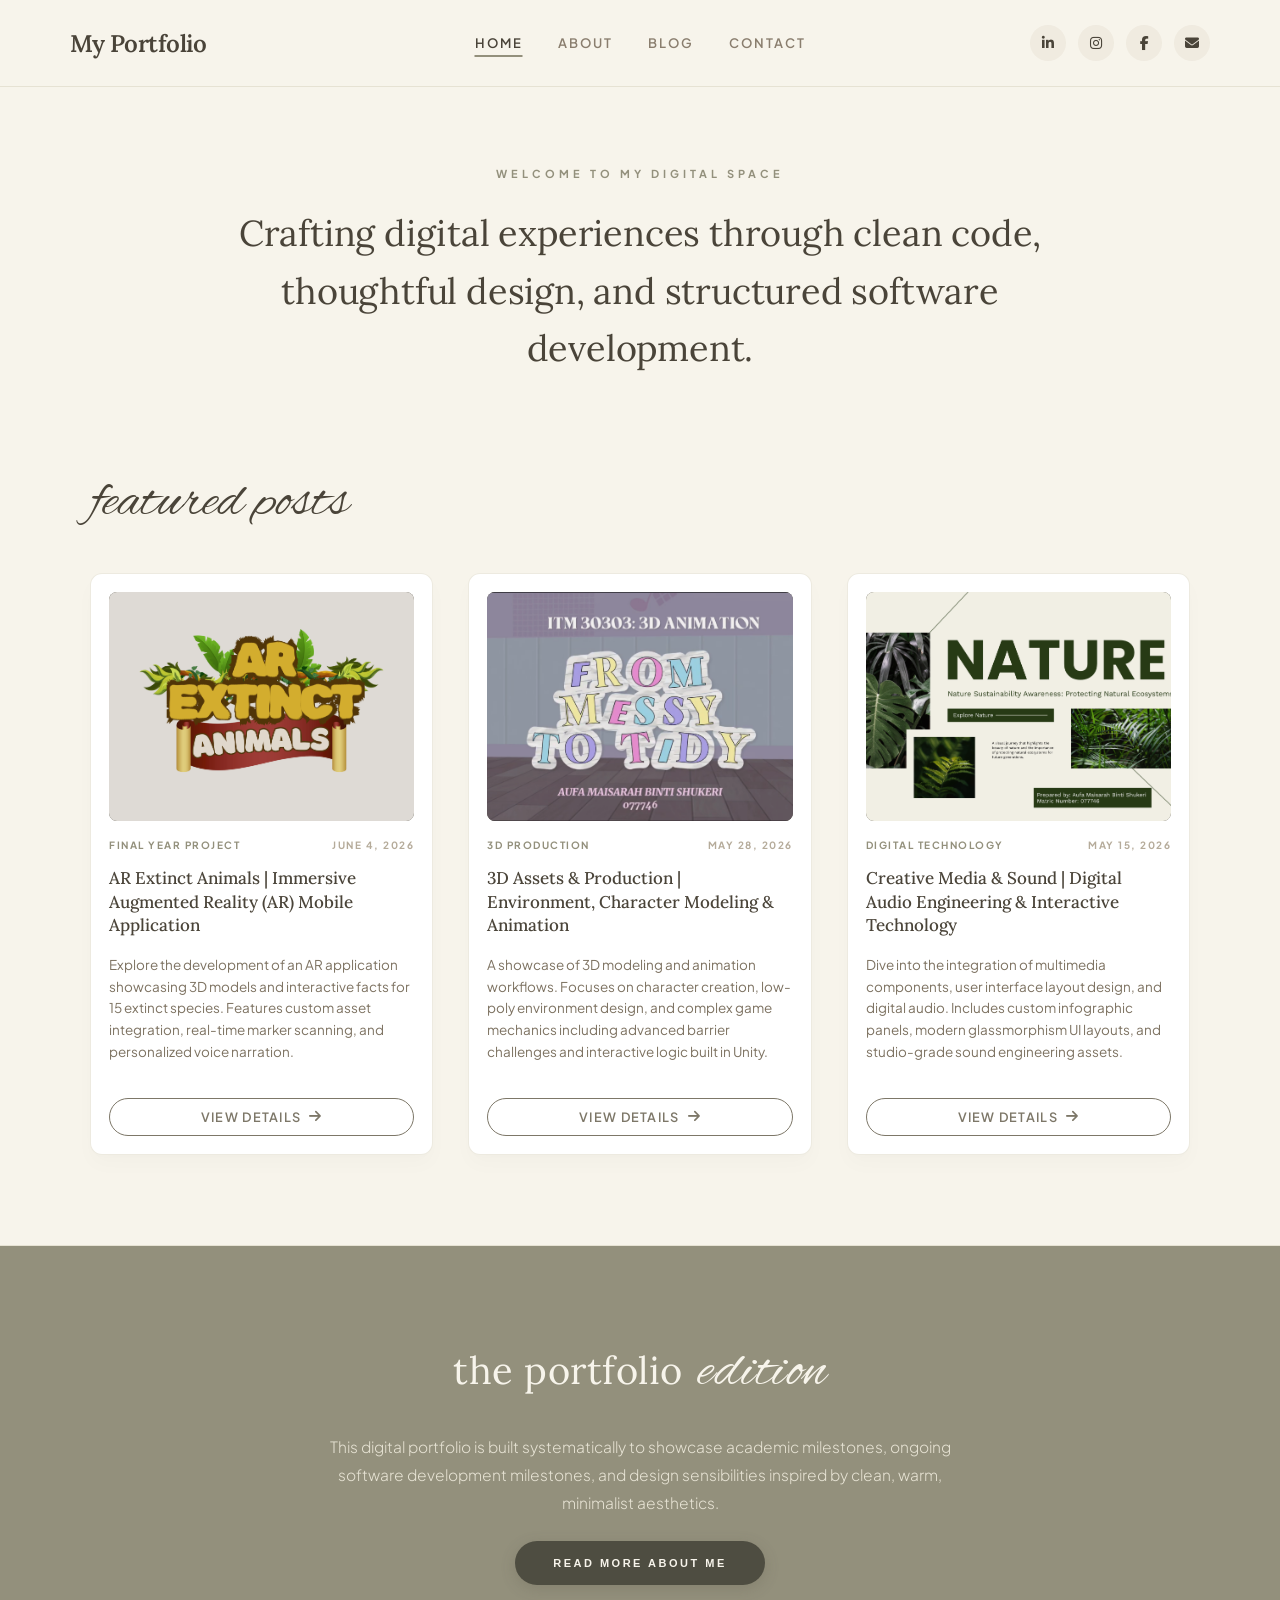
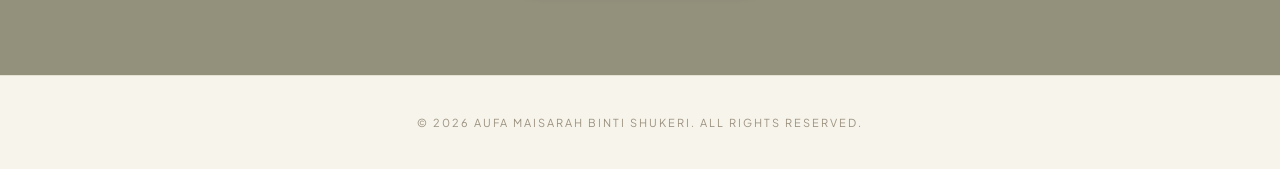
<file: index.html>
<!DOCTYPE html>
<html lang="en">
<head>
    <meta charset="UTF-8">
    <meta name="viewport" content="width=device-width, initial-scale=1.0">
    <title>Aufa | My Personal Portfolio</title>
    <link rel="stylesheet" href="style.css">
    
    <link rel="stylesheet" href="https://cdnjs.cloudflare.com/ajax/libs/font-awesome/6.4.0/css/all.min.css">
</head>
<body>

    <header>
        <nav class="navbar">
            <div class="logo">My Portfolio</div>
            <ul class="nav-links">
                <li><a href="index.html" class="active">HOME</a></li>
                <li><a href="about.html">ABOUT</a></li>
                <li><a href="blog.html">BLOG</a></li>
                <li><a href="contact.html">CONTACT</a></li>
            </ul>
            
            <div class="header-social-icons">
                <a href="https://linkedin.com/in/aufa-maisarah-621315402/" target="_blank" class="icon-circle linkedin" title="LinkedIn">
                    <i class="fab fa-linkedin-in"></i>
                </a>
                <a href="https://instagram.com/aufashukeri_" target="_blank" class="icon-circle instagram" title="Instagram">
                    <i class="fab fa-instagram"></i>
                </a>
                <a href="https://facebook.com/Aufa Maisarah" target="_blank" class="icon-circle facebook" title="Facebook">
                    <i class="fab fa-facebook-f"></i>
                </a>
                <a href="mailto:aufamaisarah15@gmail.com" class="icon-circle email" title="Email">
                    <i class="fas fa-envelope"></i>
                </a>
            </div>
        </nav>
    </header>

    <section class="hero-section">
        <p class="hero-sub">WELCOME TO MY DIGITAL SPACE</p>
        <h1 class="hero-title">Crafting digital experiences through clean code, thoughtful design, and structured software development.</h1>
    </section>

    <main class="content-container">
        <h2 class="section-title">featured posts</h2>
        
        <div class="posts-grid">
            <!-- KAD 1: AR EXTINCT ANIMALS -->
            <div class="post-card">
                <div class="image-wrapper">
                    <img src="FYP'S LOGO (4).png" alt="AR Extinct Animals">
                </div>
                <div class="card-meta">
                    <span class="category">FINAL YEAR PROJECT</span>
                    <span class="date">JUNE 4, 2026</span>
                </div>
                <h3>AR Extinct Animals | Immersive Augmented Reality (AR) Mobile Application</h3>
                <p class="card-desc">Explore the development of an AR application showcasing 3D models and interactive facts for 15 extinct species. Features custom asset integration, real-time marker scanning, and personalized voice narration.</p>
                <!-- Tambahan Butang View Details -->
                <a href="project-ar.html" class="project-link-btn">View Details <i class="fas fa-arrow-right"></i></a>
            </div>

            <!-- KAD 2: 3D PRODUCTION -->
            <div class="post-card">
                <div class="image-wrapper">
                    <img src="3d-asset.png" alt="3D Production">
                </div>
                <div class="card-meta">
                    <span class="category">3D PRODUCTION</span>
                    <span class="date">MAY 28, 2026</span>
                </div>
                <h3>3D Assets & Production | Environment, Character Modeling & Animation</h3>
                <p class="card-desc">A showcase of 3D modeling and animation workflows. Focuses on character creation, low-poly environment design, and complex game mechanics including advanced barrier challenges and interactive logic built in Unity.</p>
                <!-- Tambahan Butang View Details -->
                <a href="project-3d.html" class="project-link-btn">View Details <i class="fas fa-arrow-right"></i></a>
            </div>

            <!-- KAD 3: DIGITAL TECHNOLOGY -->
            <div class="post-card">
                <div class="image-wrapper">
                    <img src="audio-video.png" alt="Digital Technology">
                </div>
                <div class="card-meta">
                    <span class="category">DIGITAL TECHNOLOGY</span>
                    <span class="date">MAY 15, 2026</span>
                </div>
                <h3>Creative Media & Sound | Digital Audio Engineering & Interactive Technology</h3>
                <p class="card-desc">Dive into the integration of multimedia components, user interface layout design, and digital audio. Includes custom infographic panels, modern glassmorphism UI layouts, and studio-grade sound engineering assets.</p>
                <!-- Tambahan Butang View Details -->
                <a href="project-audio.html" class="project-link-btn">View Details <i class="fas fa-arrow-right"></i></a>
            </div>
        </div>
    </main>

    <section class="ritual-section">
        <h2>the portfolio <span>edition</span></h2>
        <p>This digital portfolio is built systematically to showcase academic milestones, ongoing software development milestones, and design sensibilities inspired by clean, warm, minimalist aesthetics.</p>
        <a href="about.html" style="text-decoration: none; display: inline-block;">
            <button class="read-more-btn">READ MORE ABOUT ME</button>
        </a>
    </section>

    <footer>
        <p>&copy; 2026 Aufa Maisarah Binti Shukeri. All Rights Reserved.</p>
    </footer>

</body>
</html>
</file>
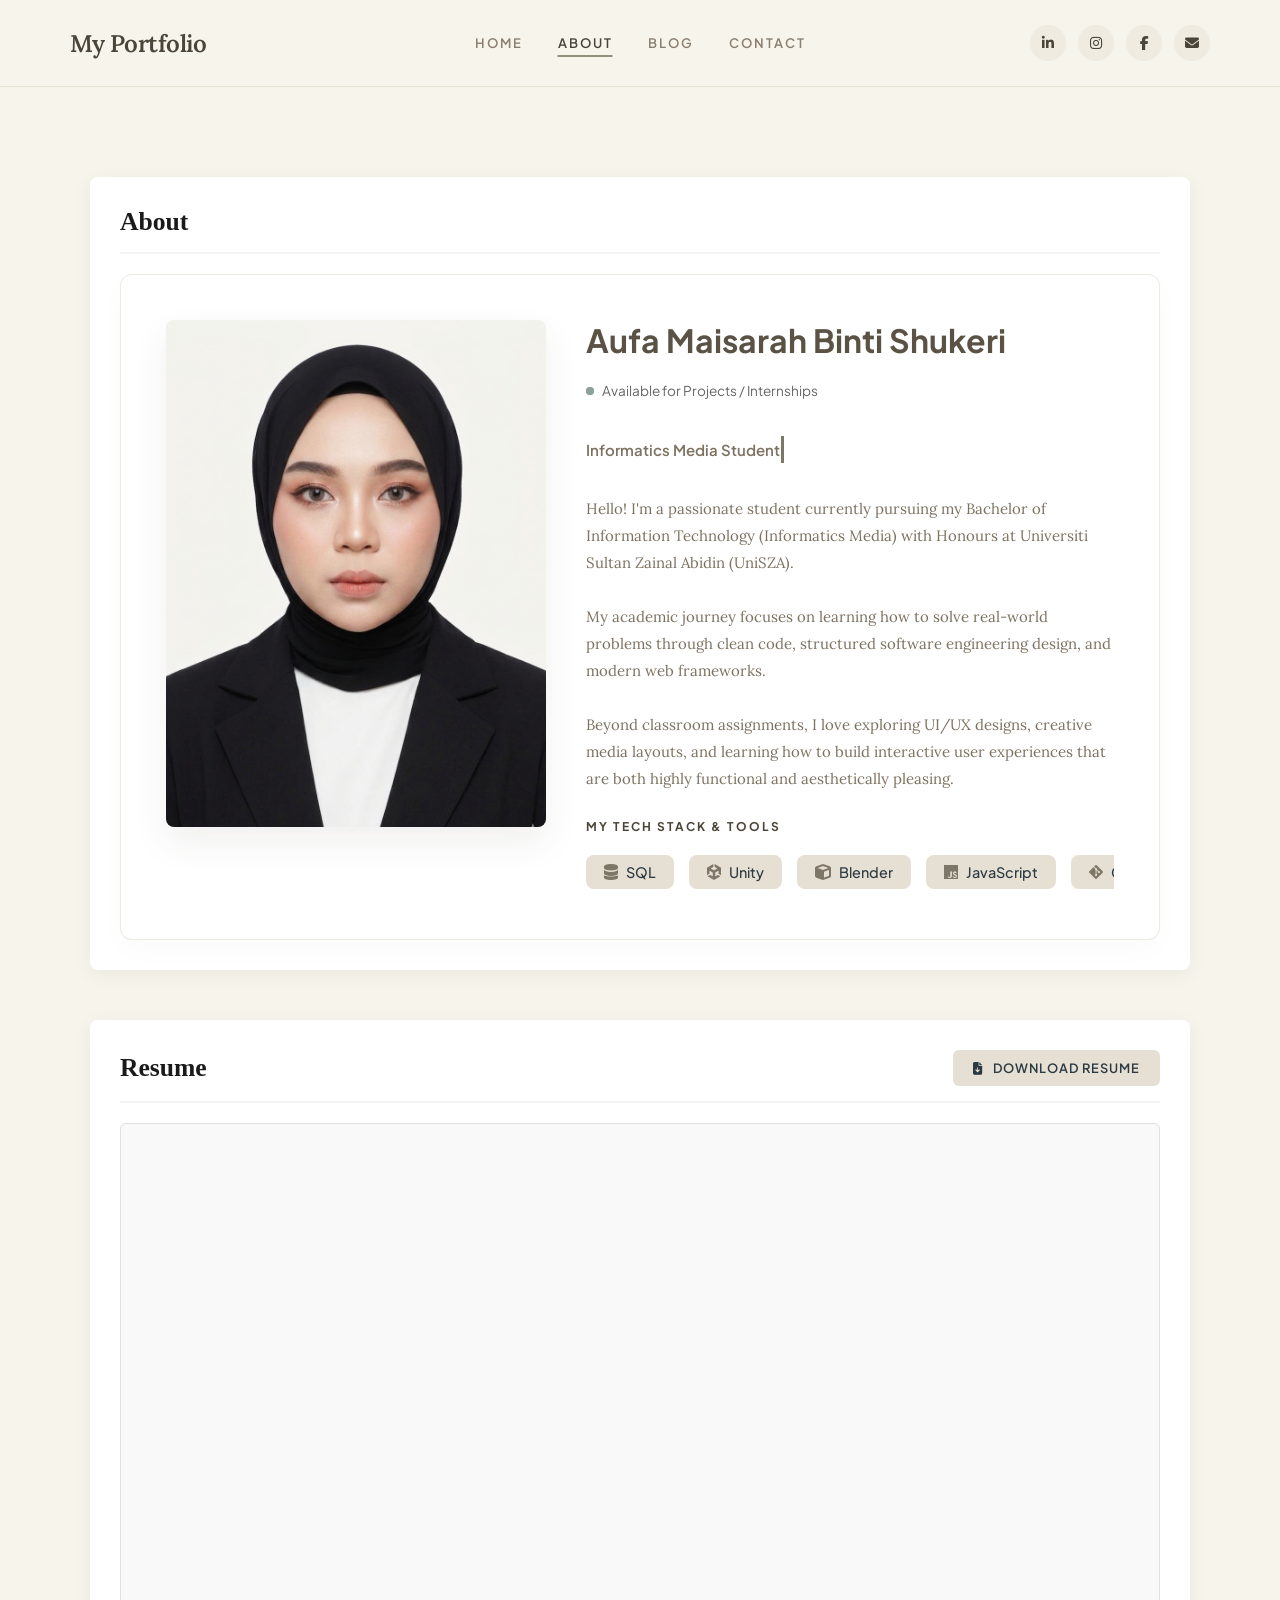
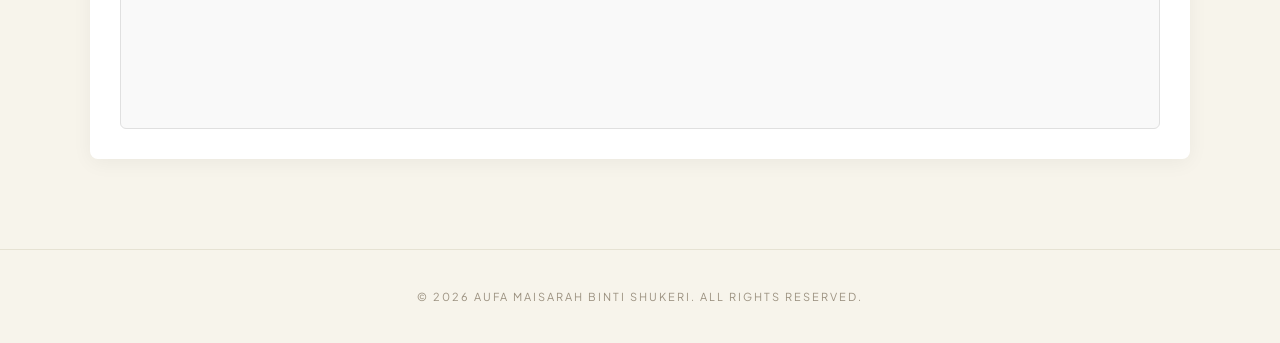
<file: about.html>
<!DOCTYPE html>
<html lang="en">
<head>
    <meta charset="UTF-8">
    <meta name="viewport" content="width=device-width, initial-scale=1.0">
    <title>Aufa | About — My Portfolio</title>
    <link rel="stylesheet" href="style.css">
    <link rel="stylesheet" href="https://cdnjs.cloudflare.com/ajax/libs/font-awesome/6.4.0/css/all.min.css">
</head>

<body>

    <header>
        <nav class="navbar">
            <div class="logo">My Portfolio</div>
            <ul class="nav-links">
                <li><a href="index.html">HOME</a></li>
                <li><a href="about.html" class="active">ABOUT</a></li>
                <li><a href="blog.html">BLOG</a></li>
                <li><a href="contact.html">CONTACT</a></li>
            </ul>
            <div class="header-social-icons">
                <a href="https://linkedin.com/in/aufa-maisarah-621315402/" target="_blank" class="icon-circle linkedin"><i class="fab fa-linkedin-in"></i></a>
                <a href="https://instagram.com/aufashukeri_" target="_blank" class="icon-circle instagram"><i class="fab fa-instagram"></i></a>
                <a href="https://facebook.com/Aufa Maisarah" target="_blank" class="icon-circle facebook"><i class="fab fa-facebook-f"></i></a>
                <a href="mailto:aufamaisarah15@gmail.com" class="icon-circle email"><i class="fas fa-envelope"></i></a>
            </div>
        </nav>
    </header>

    <main class="content-container">
        
        <!-- BAHAGIAN ABOUT (Kotak Putih Baru) -->
        <div class="resume-container">
            <div class="resume-header">
                <h3>About</h3>
            </div>
            <div class="about-layout">
                <div class="about-image">
                    <img src="aufa.png" alt="My Profile">
                </div>
                <div class="about-text">
                    <h1 class="profile-name">Aufa Maisarah Binti Shukeri</h1>
                    <div class="status-badge">
                        <span class="pulse-dot"></span> Available for Projects / Internships
                    </div>
                    <p class="typing-title">Informatics Media Student</p>
                    <p class="intro-lead">Hello! I'm a passionate student currently pursuing my Bachelor of Information Technology (Informatics Media) with Honours at Universiti Sultan Zainal Abidin (UniSZA).</p>
                    <p class="intro-lead">My academic journey focuses on learning how to solve real-world problems through clean code, structured software engineering design, and modern web frameworks.</p>
                    <p class="intro-lead">Beyond classroom assignments, I love exploring UI/UX designs, creative media layouts, and learning how to build interactive user experiences that are both highly functional and aesthetically pleasing.</p>

                    <div class="skills-section">
                        <h4>my tech stack & tools</h4>
                        <div class="tech-marquee-container">
                            <div class="tech-marquee-content">
                                <div class="tech-icon-box"><i class="fas fa-database"></i> <span>SQL</span></div>
                                <div class="tech-icon-box"><i class="fab fa-unity"></i> <span>Unity</span></div>
                                <div class="tech-icon-box"><i class="fas fa-cube"></i> <span>Blender</span></div>
                                <div class="tech-icon-box"><i class="fab fa-js"></i> <span>JavaScript</span></div>
                                <div class="tech-icon-box"><i class="fab fa-git-alt"></i> <span>Git & GitHub</span></div>
                                <div class="tech-icon-box"><i class="fas fa-code"></i> <span>VS Code</span></div>
                            </div>
                        </div>
                    </div>
                </div>
            </div>
        </div>

        <!-- BAHAGIAN RESUME (Sedia ada) -->
        <div class="resume-container">
            <div class="resume-header">
                <h3>Resume</h3>
                <a href="resume-aufa.pdf" download class="resume-btn">
                    <i class="fas fa-file-download"></i> DOWNLOAD RESUME
                </a>
            </div>
            <div class="resume-preview">
                <iframe src="resume-aufa.pdf" width="100%" height="600px" style="border: none;"></iframe>
            </div>
        </div>
    </main>

    <footer>
        <p>&copy; 2026 Aufa Maisarah Binti Shukeri. All Rights Reserved.</p>
    </footer>

</body>
</html>
</file>
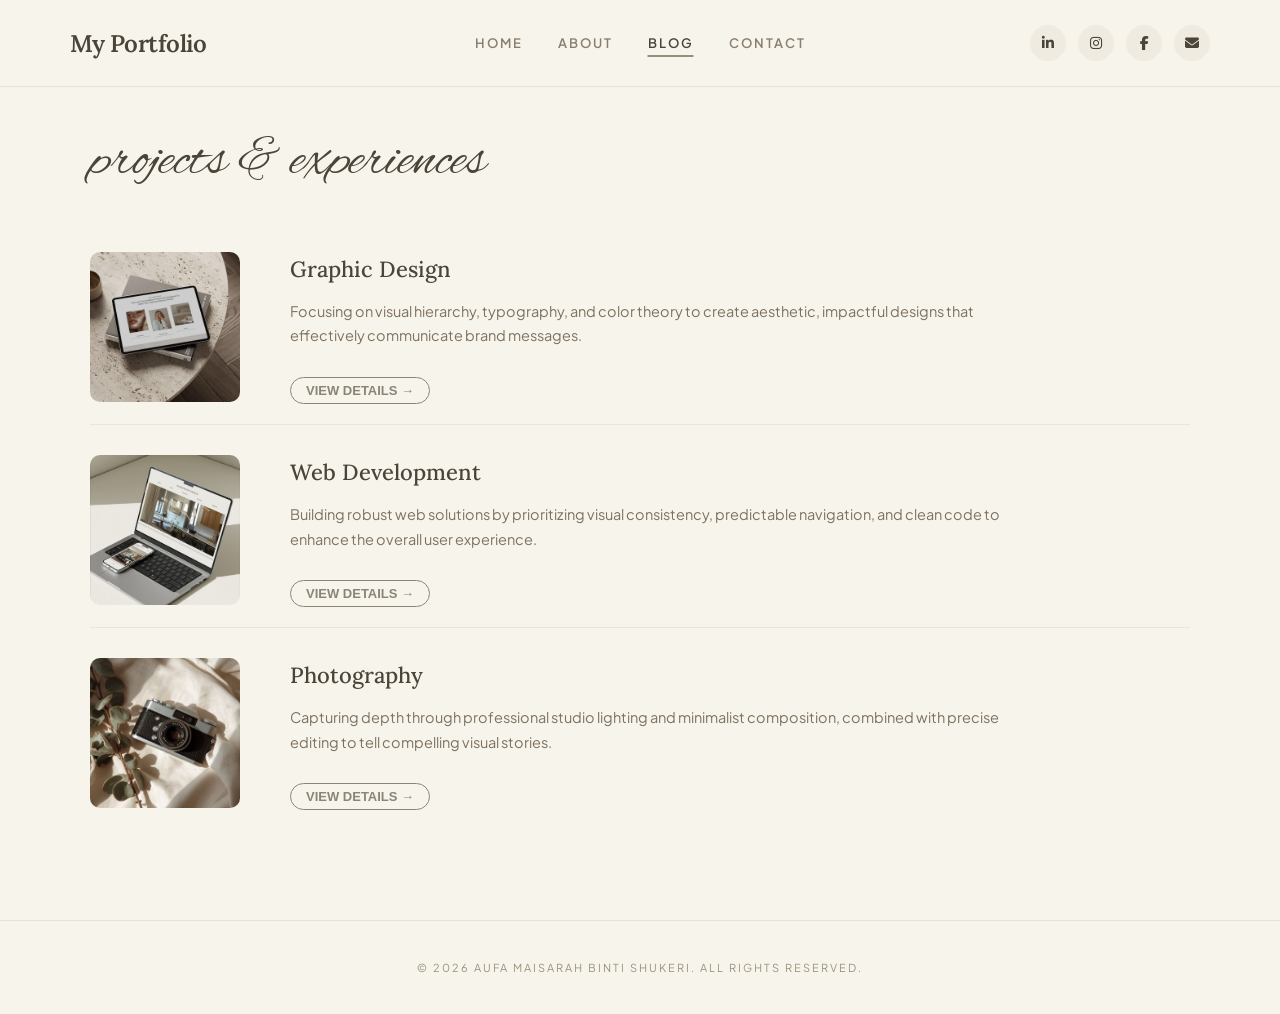
<file: blog.html>
<!DOCTYPE html>
<html lang="en">
<head>
    <meta charset="UTF-8">
    <meta name="viewport" content="width=device-width, initial-scale=1.0">
    <title>Aufa | Blog — My Portfolio</title>
    <link rel="stylesheet" href="style.css">
    <link rel="stylesheet" href="https://cdnjs.cloudflare.com/ajax/libs/font-awesome/6.4.0/css/all.min.css">
</head>
<body>

    <header>
        <nav class="navbar">
            <div class="logo">My Portfolio</div>
            <ul class="nav-links">
                <li><a href="index.html">HOME</a></li>
                <li><a href="about.html">ABOUT</a></li>
                <li><a href="blog.html" class="active">BLOG</a></li>
                <li><a href="contact.html">CONTACT</a></li>
            </ul>
                <div class="header-social-icons">
                <a href="https://linkedin.com/in/aufa-maisarah-621315402/" target="_blank" class="icon-circle linkedin" title="LinkedIn">
                    <i class="fab fa-linkedin-in"></i>
                </a>
                <a href="https://instagram.com/aufashukeri_" target="_blank" class="icon-circle instagram" title="Instagram">
                    <i class="fab fa-instagram"></i>
                </a>
                <a href="https://facebook.com/Aufa Maisarah" target="_blank" class="icon-circle facebook" title="Facebook">
                    <i class="fab fa-facebook-f"></i>
                </a>
                <a href="mailto:aufamaisarah15@gmail.com" class="icon-circle email" title="Email">
                    <i class="fas fa-envelope"></i>
                </a>
            </div>
        </nav>
    </header>

    <main class="content-container">
        <h1 class="section-title">projects & experiences</h1>

        <div class="blog-list">
            <!-- Artikel 1: Tech & Design -->
            <article class="blog-item">
                <div class="blog-meta">
                    <img src="graphic-design.jpeg" alt="Blog Image" class="blog-img">
                </div>
                <div class="blog-content">
                    <h2 class="blog-title"><a href="#">Graphic Design</a></h2>
                    <p class="blog-excerpt">Focusing on visual hierarchy, typography, and color theory to create aesthetic, impactful designs that effectively communicate brand messages.</p>
                    <button class="view-details-btn" onclick="openModal('modal1')">VIEW DETAILS →</button>
                </div>
            </article>

            <!-- Artikel 2: Development -->
            <article class="blog-item">
                <div class="blog-meta">
                    <img src="web-development.jpeg" alt="Blog Image" class="blog-img">
                </div>
                <div class="blog-content">
                    <h2 class="blog-title"><a href="#">Web Development</a></h2>
                    <p class="blog-excerpt">Building robust web solutions by prioritizing visual consistency, predictable navigation, and clean code to enhance the overall user experience.</p>
                    <button class="view-details-btn" onclick="openModal('modal2')">VIEW DETAILS →</button>
                </div>
            </article>

            <!-- Artikel 3: Photography -->
            <article class="blog-item">
                <div class="blog-meta">
                    <img src="photography.jpeg" alt="Blog Image" class="blog-img">
                </div>
                <div class="blog-content">
                    <h2 class="blog-title"><a href="#">Photography</a></h2>
                    <p class="blog-excerpt">Capturing depth through professional studio lighting and minimalist composition, combined with precise editing to tell compelling visual stories.</p>
                    <button class="view-details-btn" onclick="openModal('modal3')">VIEW DETAILS →</button>
                </div>
            </article>
        </div>
    </main>

    <!-- Modal 1: Graphic Design -->
    <div id="modal1" class="modal">
        <div class="modal-content">
            <span class="close" onclick="closeModal('modal1')">&times;</span>
            <h2>Graphic Design</h2>
            <div class="image-gallery">
                <img src="graphic-1.png" alt="Pic 1" class="gallery-img">
                <img src="graphic-2.png" alt="Pic 2" class="gallery-img">
                <img src="graphic-3.png" alt="Pic 3" class="gallery-img">
            </div>
        </div>
    </div>

    <!-- Modal 2: Web Development -->
    <div id="modal2" class="modal">
        <div class="modal-content">
            <span class="close" onclick="closeModal('modal2')">&times;</span>
            <h2>Web Development</h2>
            <div class="image-gallery">
                <img src="web-1.png" alt="Pic 1" class="gallery-img">
                <img src="web-2.png" alt="Pic 2" class="gallery-img">
                <img src="web-3.png" alt="Pic 3" class="gallery-img">
            </div>
        </div>
    </div>

    <!-- Modal 3: Photography -->
    <div id="modal3" class="modal">
        <div class="modal-content">
            <span class="close" onclick="closeModal('modal3')">&times;</span>
            <h2>Photography</h2>
            <div class="image-gallery">
                <img src="photography-1.png" alt="Edited Photo" class="gallery-img">
                <img src="photography-2.png" alt="Lighting" class="gallery-img">
                <img src="photography-3.png" alt="Behind the Scenes" class="gallery-img">
            </div>
        </div>
    </div>

    <script>
        function openModal(id) { document.getElementById(id).style.display = "block"; }
        function closeModal(id) { document.getElementById(id).style.display = "none"; }
        window.onclick = function(event) {
            var modals = document.getElementsByClassName('modal');
            for (var i = 0; i < modals.length; i++) {
                if (event.target == modals[i]) { modals[i].style.display = "none"; }
            }
        }
    </script>

    <footer>
        <p>&copy; 2026 Aufa Maisarah Binti Shukeri. All Rights Reserved.</p>
    </footer>
</body>
</html>
</file>
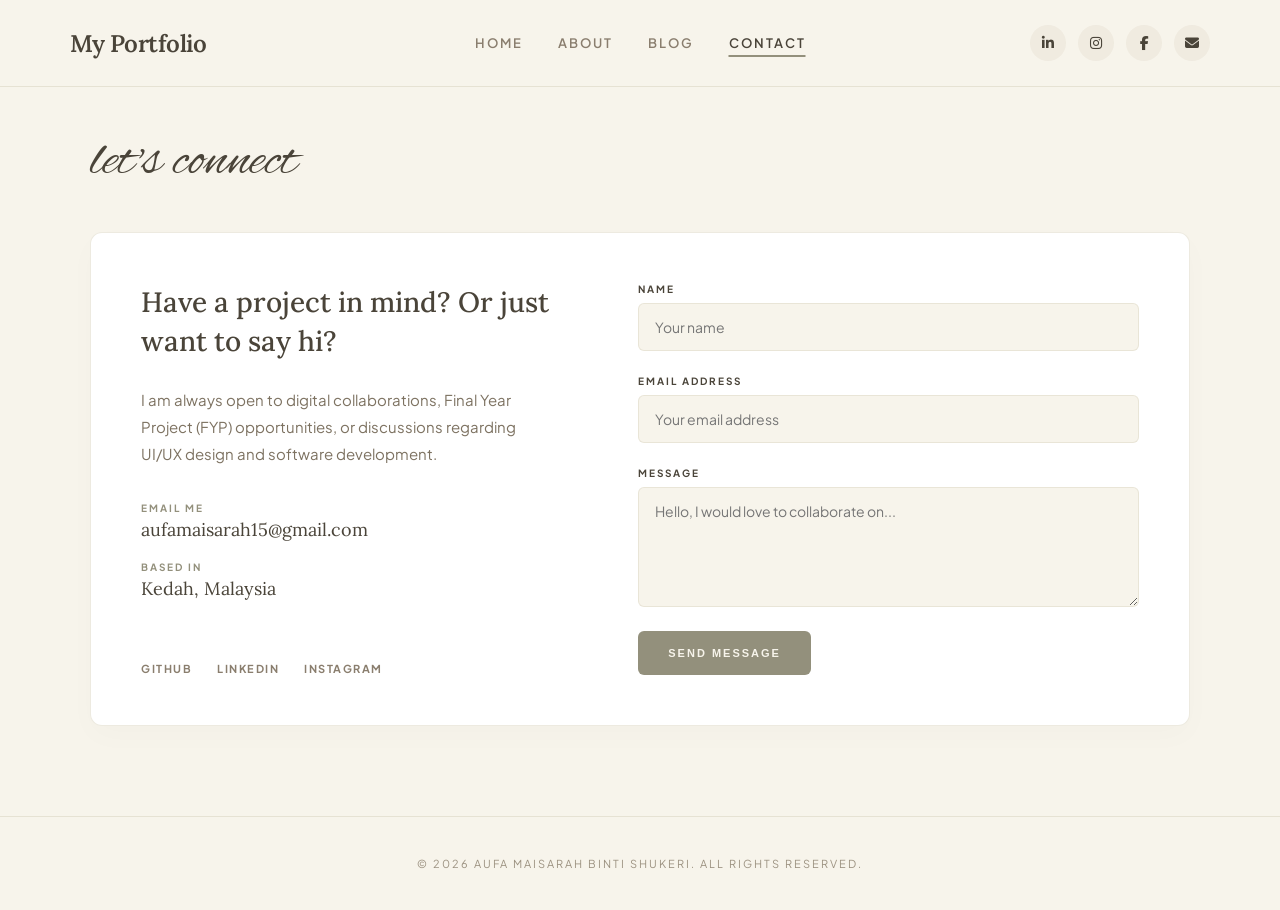
<file: contact.html>
<!DOCTYPE html>
<html lang="en">
<head>
    <meta charset="UTF-8">
    <meta name="viewport" content="width=device-width, initial-scale=1.0">
    <title>Aufa | Contact — My Portfolio</title>
    <link rel="stylesheet" href="style.css">
    
    <!-- 1. BARIS BARU: Dimasukkan di sini untuk panggil ikon Font Awesome -->
    <link rel="stylesheet" href="https://cdnjs.cloudflare.com/ajax/libs/font-awesome/6.4.0/css/all.min.css">
</head>
<body>

    <!-- HEADER (Kekal Statik & Konsisten) -->
    <header>
        <nav class="navbar">
            <div class="logo">My Portfolio</div>
            <ul class="nav-links">
                <li><a href="index.html">HOME</a></li>
                <li><a href="about.html">ABOUT</a></li>
                <li><a href="blog.html">BLOG</a></li>
                <li><a href="contact.html" class="active">CONTACT</a></li>
            </ul>
            
            <!-- 2. DI SINI: Menggantikan bahagian Eng/Malay lama kepada Ikon Media Sosial Bulat -->
            <div class="header-social-icons">
                <a href="https://linkedin.com/in/aufa-maisarah-621315402/" target="_blank" class="icon-circle linkedin" title="LinkedIn">
                    <i class="fab fa-linkedin-in"></i>
                </a>
                <a href="https://instagram.com/aufashukeri_" target="_blank" class="icon-circle instagram" title="Instagram">
                    <i class="fab fa-instagram"></i>
                </a>
                <a href="https://facebook.com/Aufa Maisarah" target="_blank" class="icon-circle facebook" title="Facebook">
                    <i class="fab fa-facebook-f"></i>
                </a>
                <a href="mailto:aufamaisarah15@gmail.com" class="icon-circle email" title="Email">
                    <i class="fas fa-envelope"></i>
                </a>
            </div>
        </nav>
    </header>

    <!-- MAIN CONTENT SECTION -->
    <main class="content-container">
        <h1 class="section-title">let's connect</h1>

        <div class="contact-layout">
            <!-- Lajur Kiri: Info Hubungi -->
            <div class="contact-info">
                <h2 class="contact-heading">Have a project in mind? Or just want to say hi?</h2>
                <p class="contact-subtext">I am always open to digital collaborations, Final Year Project (FYP) opportunities, or discussions regarding UI/UX design and software development.</p>
                
                <div class="info-details">
                    <div class="info-group">
                        <span>EMAIL ME</span>
                        <p>aufamaisarah15@gmail.com</p>
                    </div>
                    <div class="info-group">
                        <span>BASED IN</span>
                        <p>Kedah, Malaysia</p>
                    </div>
                </div>

                <!-- Pautan Sosial Eksklusif -->
                <div class="contact-socials">
                    <a href="#" target="_blank">GITHUB</a>
                    <a href="https://linkedin.com/in/aufa-maisarah-621315402/" target="_blank">LINKEDIN</a>
                    <a href="https://instagram.com/aufashukeri_" target="_blank">INSTAGRAM</a>
                </div>
            </div>

            <!-- Lajur Kanan: Borang Hubungi -->
            <div class="contact-form-container">
                <form class="contact-form">
                    <div class="form-group">
                        <label for="name">NAME</label>
                        <input type="text" id="name" name="name" placeholder="Your name" required>
                    </div>
                    
                    <div class="form-group">
                        <label for="email">EMAIL ADDRESS</label>
                        <input type="email" id="email" name="email" placeholder="Your email address" required>
                    </div>
                    
                    <div class="form-group">
                        <label for="message">MESSAGE</label>
                        <textarea id="message" name="message" rows="5" placeholder="Hello, I would love to collaborate on..." required></textarea>
                    </div>
                    
                    <button type="submit" class="submit-btn">SEND MESSAGE</button>
                </form>
            </div>
        </div>
    </main>

    <!-- FOOTER -->
    <footer>
        <p>&copy; 2026 Aufa Maisarah Binti Shukeri. All Rights Reserved.</p>
    </footer>

</body>
</html>
</file>
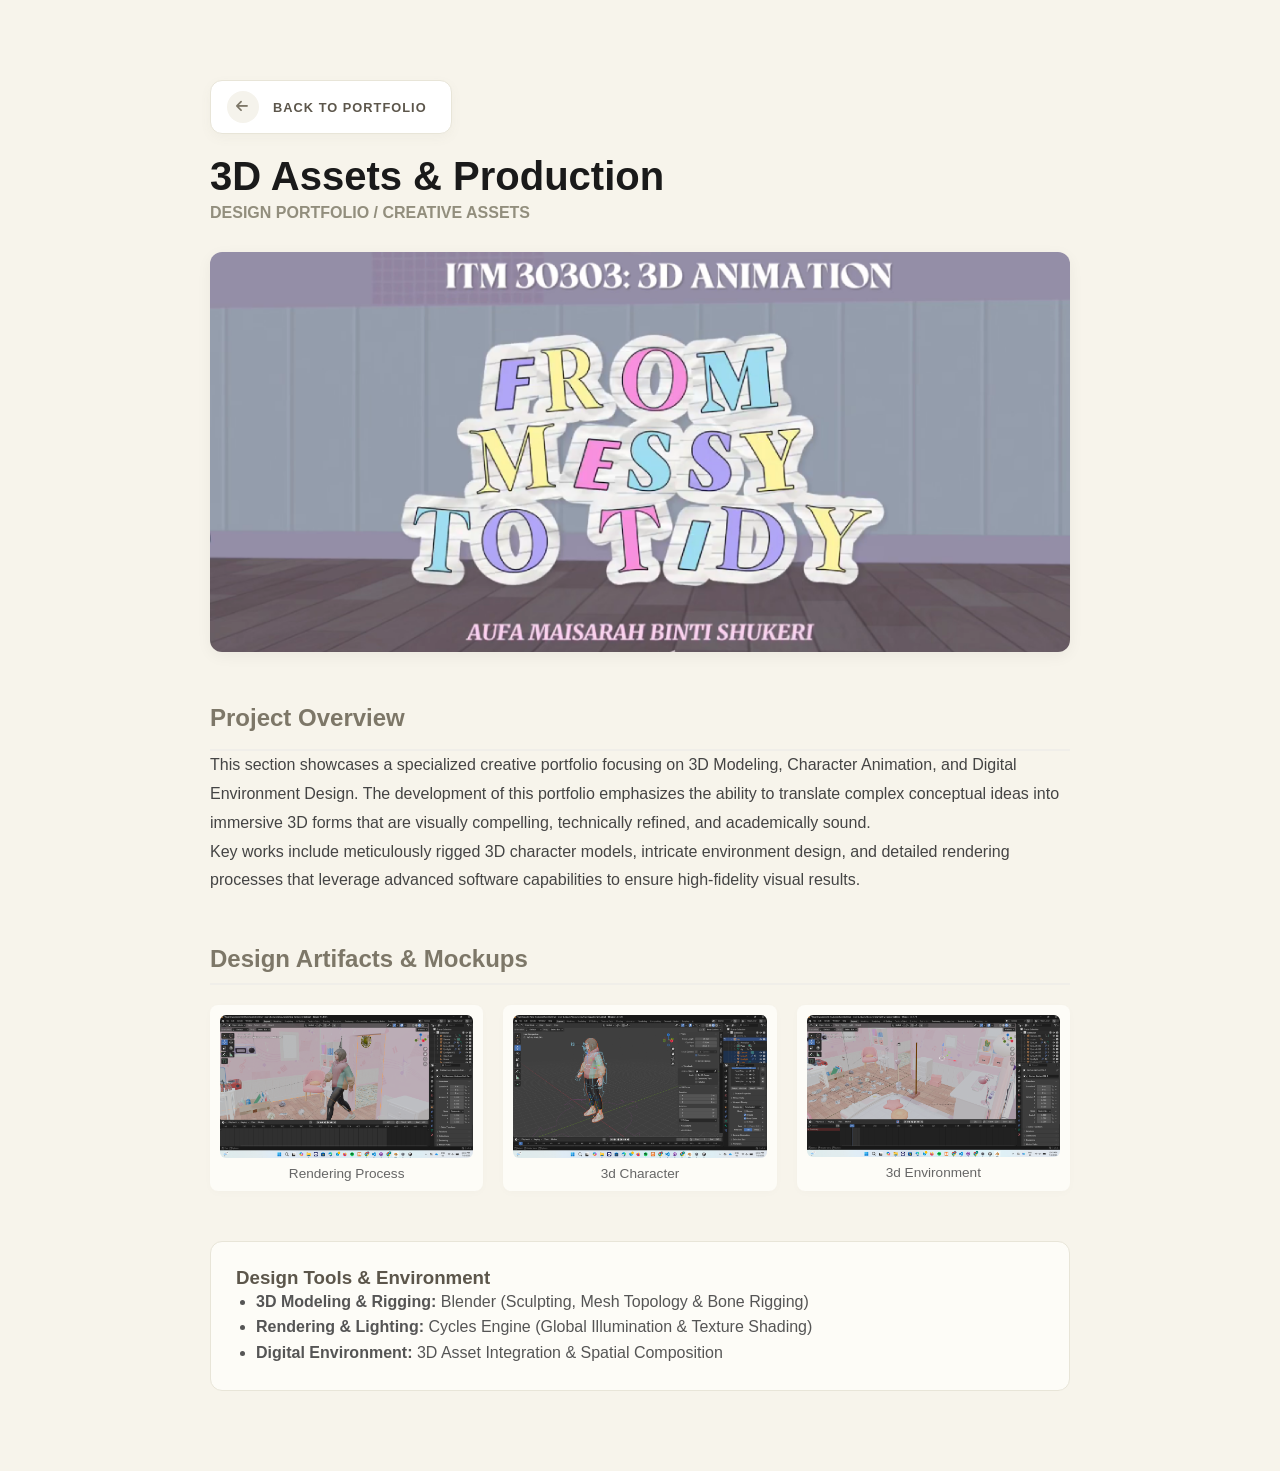
<file: project-3d.html>
<!DOCTYPE html>
<html lang="en">
<head>
    <meta charset="UTF-8">
    <meta name="viewport" content="width=device-width, initial-scale=1.0">
    <title>3D Assets & Production - Project Details</title>
    <link rel="stylesheet" href="style.css">
    <!-- FontAwesome for icons -->
    <link rel="stylesheet" href="https://cdnjs.cloudflare.com/ajax/libs/font-awesome/6.4.0/css/all.min.css">
</head>
<body>

    <!-- Main Container -->
    <div class="project-detail-container" style="max-width: 900px; margin: 60px auto; padding: 20px; font-family: sans-serif;">
        
        <!-- PREMIUM BACK BUTTON (ARROW IN CIRCLE) -->
        <a href="index.html" class="back-to-portfolio-btn">
            <i class="fas fa-arrow-left"></i> Back to Portfolio
        </a>
        
        <h1 style="font-size: 2.5rem; color: #1a1a1a; margin-top: 20px; margin-bottom: 5px;">3D Assets & Production</h1>
        <p style="color: #928e7d; font-weight: bold; text-transform: uppercase; margin-bottom: 30px;">Design Portfolio / Creative Assets</p>

        <!-- Main Project Banner -->
        <div class="main-project-banner" style="margin-bottom: 40px;">
            <img src="3d-asset.png" alt="Main Design Banner" style="width: 100%; height: 400px; object-fit: cover; border-radius: 12px; box-shadow: 0 4px 15px rgba(0,0,0,0.05);">
        </div>

        <!-- In-Depth Project Description -->
        <div class="project-description-section" style="line-height: 1.8; color: #444; margin-bottom: 50px;">
            <h2 style="color: #7d7768; border-bottom: 2px solid #f0eee9; padding-bottom: 10px;">Project Overview</h2>
            <p>
                This section showcases a specialized creative portfolio focusing on 3D Modeling, Character Animation, and Digital Environment Design. The development of this portfolio emphasizes the ability to translate complex conceptual ideas into immersive 3D forms that are visually compelling, technically refined, and academically sound.
            </p>
            <p>
                Key works include meticulously rigged 3D character models, intricate environment design, and detailed rendering processes that leverage advanced software capabilities to ensure high-fidelity visual results.
            </p>
        </div>

        <!-- GALLERY GRID SECTION -->
        <div class="project-gallery-section" style="margin-bottom: 50px;">
            <h2 style="color: #7d7768; border-bottom: 2px solid #f0eee9; padding-bottom: 10px; margin-bottom: 20px;">Design Artifacts & Mockups</h2>
            
            <div class="gallery-grid" style="display: grid; grid-template-columns: repeat(auto-fit, minmax(250px, 1fr)); gap: 20px;">
                <!-- Image 1: Mobile UI Mockup -->
                <div style="background: #fdfcf7; border-radius: 8px; padding: 10px; box-shadow: 0 2px 8px rgba(0,0,0,0.02);">
                    <img src="3d-animation.png" alt="UI Mockup" style="width: 100%; border-radius: 6px; display: block;">
                    <p style="font-size: 0.85rem; color: #666; margin-top: 8px; text-align: center;">Rendering Process</p>
                </div>
                
                <!-- Image 2: Visual Layout -->
                <div style="background: #fdfcf7; border-radius: 8px; padding: 10px; box-shadow: 0 2px 8px rgba(0,0,0,0.02);">
                    <img src="3d-character.png" alt="Visual Poster" style="width: 100%; border-radius: 6px; display: block;">
                    <p style="font-size: 0.85rem; color: #666; margin-top: 8px; text-align: center;">3d Character</p>
                </div>

                <!-- Image 3: Brand Exhibition -->
                <div style="background: #fdfcf7; border-radius: 8px; padding: 10px; box-shadow: 0 2px 8px rgba(0,0,0,0.02);">
                    <img src="3d-environment.png" alt="Brand Identity" style="width: 100%; border-radius: 6px; display: block;">
                    <p style="font-size: 0.85rem; color: #666; margin-top: 8px; text-align: center;">3d Environment</p>
                </div>
            </div>
        </div>

        <!-- Technical Stack Info -->
        <div class="project-tech-spec" style="background: #fdfcf7; padding: 25px; border-radius: 12px; border: 1px solid #e8e5d8;">
            <h3 style="margin-top: 0; color: #5c564b;">Design Tools & Environment</h3>
            <ul style="padding-left: 20px; color: #555; line-height: 1.6;">
                <li><strong>3D Modeling & Rigging:</strong> Blender (Sculpting, Mesh Topology & Bone Rigging)</li>
                <li><strong>Rendering & Lighting:</strong> Cycles Engine (Global Illumination & Texture Shading)</li>
                <li><strong>Digital Environment:</strong> 3D Asset Integration & Spatial Composition</li>
            </ul>
        </div>

    </div>

</body>
</html>
</file>
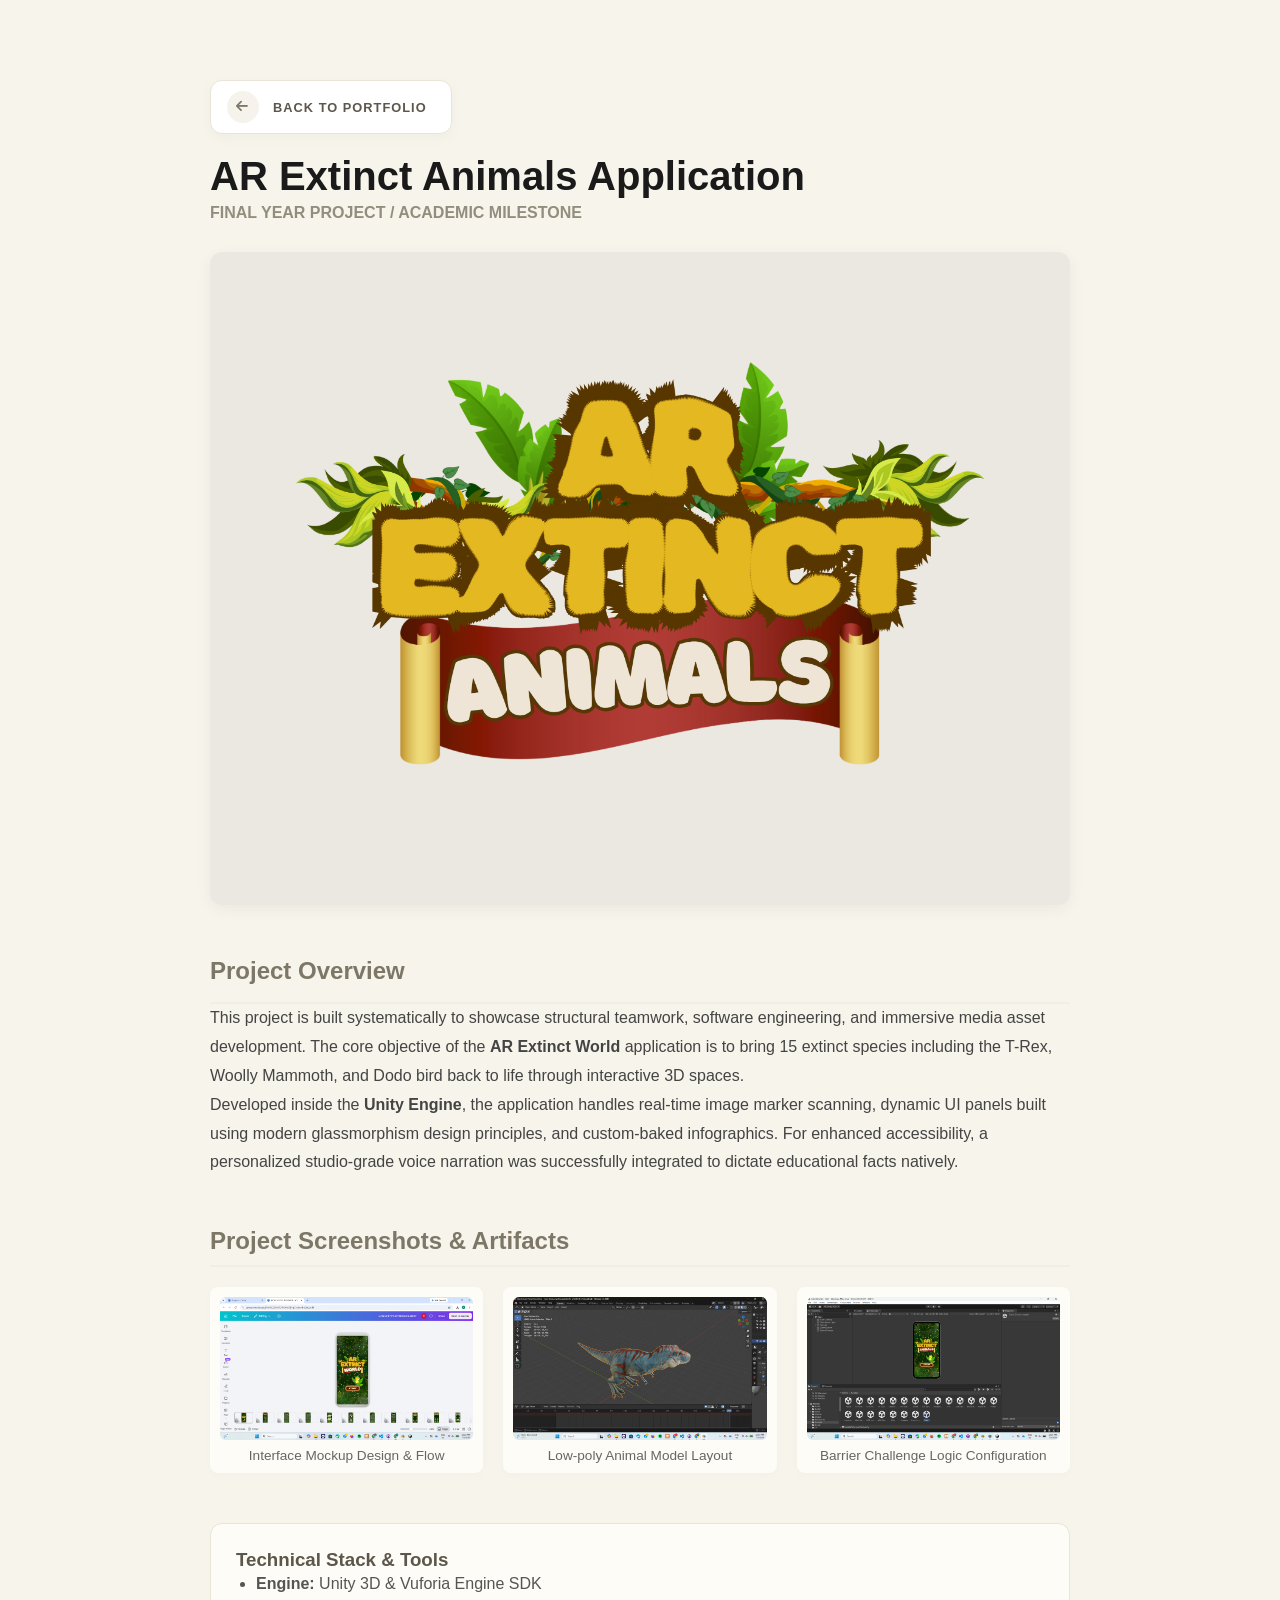
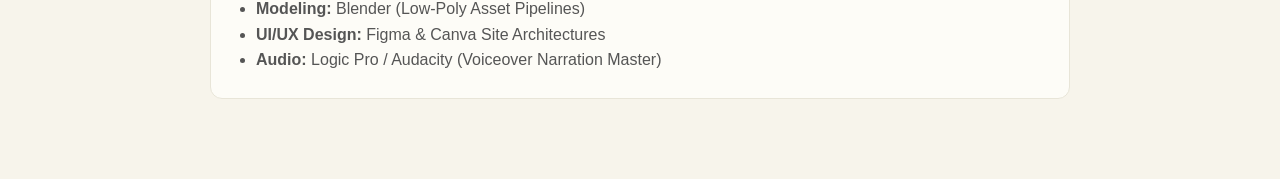
<file: project-ar.html>
<!DOCTYPE html>
<html lang="en">
<head>
    <meta charset="UTF-8">
    <meta name="viewport" content="width=device-width, initial-scale=1.0">
    <title>AR Extinct Animals - Project Details</title>
    <link rel="stylesheet" href="style.css">
    <link rel="stylesheet" href="https://cdnjs.cloudflare.com/ajax/libs/font-awesome/6.0.0/css/all.min.css">
</head>
<body>

    <div class="project-detail-container" style="max-width: 900px; margin: 60px auto; padding: 20px; font-family: sans-serif;">
        
        <a href="index.html" class="back-to-portfolio-btn">
            <i class="fas fa-arrow-left"></i> Back to Portfolio
        </a>
        
        <h1 style="font-size: 2.5rem; color: #1a1a1a; margin-top: 20px; margin-bottom: 5px;">AR Extinct Animals Application</h1>
        <p style="color: #928e7d; font-weight: bold; text-transform: uppercase; margin-bottom: 30px;">Final Year Project / Academic Milestone</p>

        <div class="main-project-banner" style="margin-bottom: 40px;">
            <img src="FYP'S LOGO (4).png" alt="Main Project Banner" style="width: 100%; border-radius: 12px; box-shadow: 0 4px 15px rgba(0,0,0,0.05);">
        </div>

        <div class="project-description-section" style="line-height: 1.8; color: #444; margin-bottom: 50px;">
            <h2 style="color: #7d7768; border-bottom: 2px solid #f0eee9; padding-bottom: 10px;">Project Overview</h2>
            <p>
                This project is built systematically to showcase structural teamwork, software engineering, and immersive media asset development. The core objective of the <strong>AR Extinct World</strong> application is to bring 15 extinct species including the T-Rex, Woolly Mammoth, and Dodo bird back to life through interactive 3D spaces.
            </p>
            <p>
                Developed inside the <strong>Unity Engine</strong>, the application handles real-time image marker scanning, dynamic UI panels built using modern glassmorphism design principles, and custom-baked infographics. For enhanced accessibility, a personalized studio-grade voice narration was successfully integrated to dictate educational facts natively.
            </p>
        </div>

        <div class="project-gallery-section" style="margin-bottom: 50px;">
            <h2 style="color: #7d7768; border-bottom: 2px solid #f0eee9; padding-bottom: 10px; margin-bottom: 20px;">Project Screenshots & Artifacts</h2>
            
            <div class="gallery-grid" style="display: grid; grid-template-columns: repeat(auto-fit, minmax(250px, 1fr)); gap: 20px;">
                <div style="background: #fdfcf7; border-radius: 8px; padding: 10px; box-shadow: 0 2px 8px rgba(0,0,0,0.02);">
                    <img src="design-portfolio.png" alt="UI Mockup" style="width: 100%; border-radius: 6px; display: block;">
                    <p style="font-size: 0.85rem; color: #666; margin-top: 8px; text-align: center;">Interface Mockup Design & Flow</p>
                </div>
                
                <div style="background: #fdfcf7; border-radius: 8px; padding: 10px; box-shadow: 0 2px 8px rgba(0,0,0,0.02);">
                    <img src="3d-render.png" alt="3D Render" style="width: 100%; border-radius: 6px; display: block;">
                    <p style="font-size: 0.85rem; color: #666; margin-top: 8px; text-align: center;">Low-poly Animal Model Layout</p>
                </div>

                <div style="background: #fdfcf7; border-radius: 8px; padding: 10px; box-shadow: 0 2px 8px rgba(0,0,0,0.02);">
                    <img src="audio-tech.png" alt="Unity Mechanics" style="width: 100%; border-radius: 6px; display: block;">
                    <p style="font-size: 0.85rem; color: #666; margin-top: 8px; text-align: center;">Barrier Challenge Logic Configuration</p>
                </div>
            </div>
        </div>

        <div class="project-tech-spec" style="background: #fdfcf7; padding: 25px; border-radius: 12px; border: 1px solid #e8e5d8;">
            <h3 style="margin-top: 0; color: #5c564b;">Technical Stack & Tools</h3>
            <ul style="padding-left: 20px; color: #555; line-height: 1.6;">
                <li><strong>Engine:</strong> Unity 3D & Vuforia Engine SDK</li>
                <li><strong>Modeling:</strong> Blender (Low-Poly Asset Pipelines)</li>
                <li><strong>UI/UX Design:</strong> Figma & Canva Site Architectures</li>
                <li><strong>Audio:</strong> Logic Pro / Audacity (Voiceover Narration Master)</li>
            </ul>
        </div>

    </div>

</body>
</html>
</file>
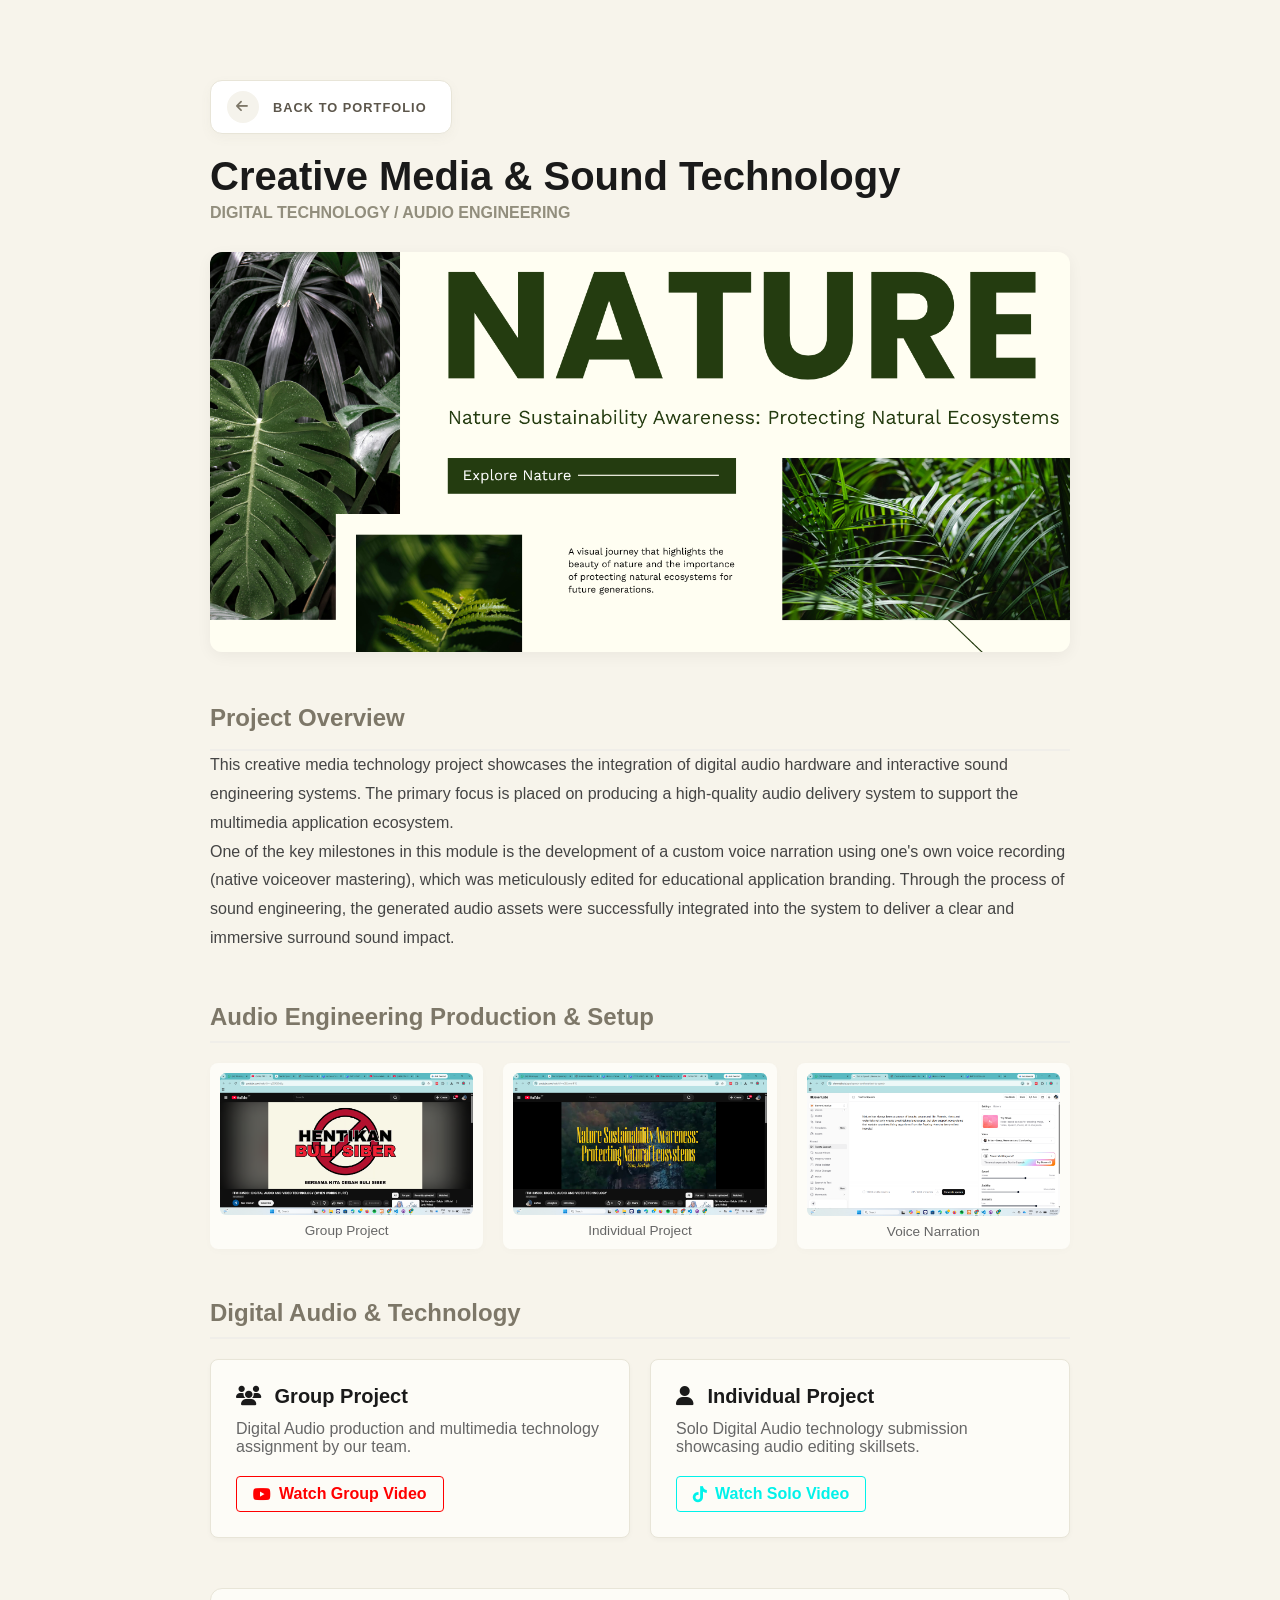
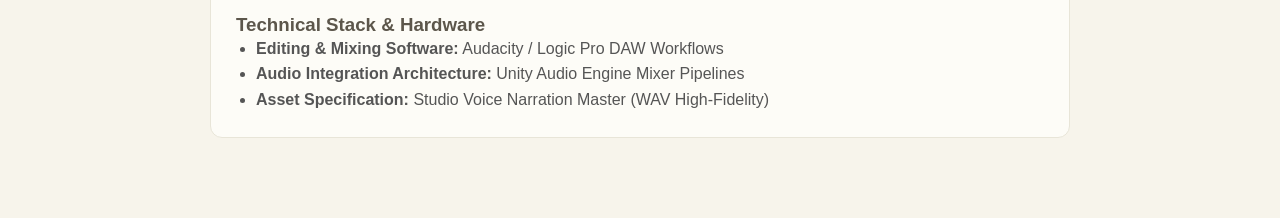
<file: project-audio.html>
<!DOCTYPE html>
<html lang="en">
<head>
    <meta charset="UTF-8">
    <meta name="viewport" content="width=device-width, initial-scale=1.0">
    <title>Creative Media & Sound - Project Details</title>
    <link rel="stylesheet" href="style.css">
    <!-- FontAwesome for icons -->
    <link rel="stylesheet" href="https://cdnjs.cloudflare.com/ajax/libs/font-awesome/6.4.0/css/all.min.css">
</head>
<body>

    <!-- Main Container -->
    <div class="project-detail-container" style="max-width: 900px; margin: 60px auto; padding: 20px; font-family: sans-serif;">
        
        <!-- PREMIUM BACK BUTTON (ARROW IN CIRCLE) -->
        <a href="index.html" class="back-to-portfolio-btn">
            <i class="fas fa-arrow-left"></i> Back to Portfolio
        </a>
        
        <h1 style="font-size: 2.5rem; color: #1a1a1a; margin-top: 20px; margin-bottom: 5px;">Creative Media & Sound Technology</h1>
        <p style="color: #928e7d; font-weight: bold; text-transform: uppercase; margin-bottom: 30px;">Digital Technology / Audio Engineering</p>

        <!-- Main Project Banner -->
        <div class="main-project-banner" style="margin-bottom: 40px;">
            <img src="audio-video.png" alt="Main Audio Banner" style="width: 100%; height: 400px; object-fit: cover; border-radius: 12px; box-shadow: 0 4px 15px rgba(0,0,0,0.05);">
        </div>

        <!-- In-Depth Project Description -->
        <div class="project-description-section" style="line-height: 1.8; color: #444; margin-bottom: 50px;">
            <h2 style="color: #7d7768; border-bottom: 2px solid #f0eee9; padding-bottom: 10px;">Project Overview</h2>
            <p>
                This creative media technology project showcases the integration of digital audio hardware and interactive sound engineering systems. The primary focus is placed on producing a high-quality audio delivery system to support the multimedia application ecosystem.
            </p>
            <p>
                One of the key milestones in this module is the development of a custom voice narration using one's own voice recording (native voiceover mastering), which was meticulously edited for educational application branding. Through the process of sound engineering, the generated audio assets were successfully integrated into the system to deliver a clear and immersive surround sound impact.
            </p>
        </div>

        <!-- GALLERY GRID SECTION -->
        <div class="project-gallery-section" style="margin-bottom: 50px;">
            <h2 style="color: #7d7768; border-bottom: 2px solid #f0eee9; padding-bottom: 10px; margin-bottom: 20px;">Audio Engineering Production & Setup</h2>
            
            <div class="gallery-grid" style="display: grid; grid-template-columns: repeat(auto-fit, minmax(250px, 1fr)); gap: 20px;">
                <!-- Image 1: Audio Software Workstation -->
                <div style="background: #fdfcf7; border-radius: 8px; padding: 10px; box-shadow: 0 2px 8px rgba(0,0,0,0.02);">
                    <img src="Group-project.png" alt="Audio Production" style="width: 100%; border-radius: 6px; display: block;">
                    <p style="font-size: 0.85rem; color: #666; margin-top: 8px; text-align: center;">Group Project</p>
                </div>
                
                <!-- Image 2: Audio Engineering Equipment -->
                <div style="background: #fdfcf7; border-radius: 8px; padding: 10px; box-shadow: 0 2px 8px rgba(0,0,0,0.02);">
                    <img src="Individual-project.png" alt="Sound Mixer" style="width: 100%; border-radius: 6px; display: block;">
                    <p style="font-size: 0.85rem; color: #666; margin-top: 8px; text-align: center;">Individual Project</p>
                </div>

                <!-- Image 3: Integrated Interactive Tech -->
                <div style="background: #fdfcf7; border-radius: 8px; padding: 10px; box-shadow: 0 2px 8px rgba(0,0,0,0.02);">
                    <img src="Voiceover-project.png" alt="Voice Recording" style="width: 100%; border-radius: 6px; display: block;">
                    <p style="font-size: 0.85rem; color: #666; margin-top: 8px; text-align: center;">Voice Narration</p>
                </div>
            </div>
        </div>

        <div class="audio-tech-container" style="margin-bottom: 50px;">
    <h2 style="color: #7d7768; border-bottom: 2px solid #f0eee9; padding-bottom: 10px; margin-bottom: 20px;">Digital Audio & Technology</h2>
    
    <div class="audio-cards-grid" style="display: grid; grid-template-columns: 1fr 1fr; gap: 20px;">
        
        <div class="audio-card-modern" style="background: #fdfcf7; padding: 25px; border-radius: 8px; border: 1px solid #e8e5d8; box-shadow: 0 2px 5px rgba(0,0,0,0.03);">
            <div style="font-size: 1.25rem; font-weight: bold; color: #1a1a1a; margin-bottom: 12px;">
                <i class="fas fa-users" style="margin-right: 8px;"></i> Group Project
            </div>
            <p style="color: #666; margin-bottom: 20px;">Digital Audio production and multimedia technology assignment by our team.</p>
            <a href="https://youtu.be/-y3X9DZktSg?si=lpD0kkJCX8vWiubg" target="_blank" class="btn-youtube" style="display: inline-flex; align-items: center; gap: 8px; padding: 8px 16px; border: 1px solid #ff0000; color: #ff0000; text-decoration: none; border-radius: 4px; font-weight: bold;">
    <i class="fab fa-youtube"></i> Watch Group Video
            </a>
        </div>

        <div class="audio-card-modern" style="background: #fdfcf7; padding: 25px; border-radius: 8px; border: 1px solid #e8e5d8; box-shadow: 0 2px 5px rgba(0,0,0,0.03);">
            <div style="font-size: 1.25rem; font-weight: bold; color: #1a1a1a; margin-bottom: 12px;">
                <i class="fas fa-user" style="margin-right: 8px;"></i> Individual Project
            </div>
            <p style="color: #666; margin-bottom: 20px;">Solo Digital Audio technology submission showcasing audio editing skillsets.</p>
<a href="https://vt.tiktok.com/ZSQFTtwKK/" target="_blank" class="btn-tiktok" style="display: inline-flex; align-items: center; gap: 8px; padding: 8px 16px; border: 1px solid #00f2ea; color: #00f2ea; text-decoration: none; border-radius: 4px; font-weight: bold;">
    <i class="fab fa-tiktok"></i> Watch Solo Video
            </a>
        </div>

    </div>
</div>

        <!-- Technical Stack Info -->
        <div class="project-tech-spec" style="background: #fdfcf7; padding: 25px; border-radius: 12px; border: 1px solid #e8e5d8;">
            <h3 style="margin-top: 0; color: #5c564b;">Technical Stack & Hardware</h3>
            <ul style="padding-left: 20px; color: #555; line-height: 1.6;">
                <li><strong>Editing & Mixing Software:</strong> Audacity / Logic Pro DAW Workflows</li>
                <li><strong>Audio Integration Architecture:</strong> Unity Audio Engine Mixer Pipelines</li>
                <li><strong>Asset Specification:</strong> Studio Voice Narration Master (WAV High-Fidelity)</li>
            </ul>
        </div>

    </div>

</body>
</html>
</file>
<file: style.css>
/* --- Google Fonts --- */
@import url('https://fonts.googleapis.com/css2?family=Alex+Brush&family=Lora:ital,wght@0,400;0,500;1,400&family=Plus+Jakarta+Sans:wght@300;400;500;600;700&display=swap');

/* --- Reset & Gaya Asas --- */
* {
    margin: 0;
    padding: 0;
    box-sizing: border-box;
}

body {
    background-color: #f7f4eb; /* Cream warm beige */
    color: #5a5245; 
    font-family: 'Plus Jakarta Sans', sans-serif;
    display: flex;
    flex-direction: column;
    min-height: 100vh;
    -webkit-font-smoothing: antialiased;
    scroll-behavior: smooth;
}

/* --- Navigasi (Header) - MUTLAK & TETAP --- */
header {
    background-color: rgba(247, 244, 235, 0.95);
    backdrop-filter: blur(8px);
    padding: 25px 40px;
    position: sticky;
    top: 0;
    z-index: 1000;
    border-bottom: 1px solid #e6e2d3;
}

.navbar {
    display: flex;
    align-items: center;
    max-width: 1140px;
    margin: 0 auto;
    width: 100%;
    position: relative; /* Menjadi paksi rujukan untuk kedudukan tengah */
}

.logo {
    font-family: 'Lora', serif;
    color: #4a4439;
    font-size: 24px;
    font-weight: 600;
    letter-spacing: -0.5px;
    margin-right: auto; /* Tolak semua elemen lain ke kanan */
}

.nav-links {
    list-style: none;
    display: flex;
    gap: 35px;
    /* Trik tegar untuk kunci menu betul-betul di tengah navbar tanpa hiraukan elemen kanan */
    position: absolute;
    left: 50%;
    transform: translateX(-50%);
}

.nav-links a {
    color: #8a7e6e;
    text-decoration: none;
    font-size: 13px;
    font-weight: 600;
    letter-spacing: 2px;
    text-transform: uppercase;
    position: relative;
    padding: 6px 0;
    transition: color 0.3s ease;
}

.nav-links a::after {
    content: '';
    position: absolute;
    width: 100%;
    height: 2px;
    bottom: 0;
    left: 0;
    background-color: #93907c;
    transform: scaleX(0);
    transform-origin: bottom right;
    transition: transform 0.3s cubic-bezier(0.25, 1, 0.5, 1);
}

.nav-links a:hover::after, .nav-links a.active::after {
    transform: scaleX(1);
    transform-origin: bottom left;
}

.nav-links a:hover, .nav-links a.active {
    color: #4a4439;
}

/* Tulisan bahasa/socials akan sentiasa duduk di hujung kanan */
.header-socials {
    display: flex;
    gap: 10px;
    font-size: 11px;
    font-weight: 700;
    color: #b5ab9a;
    letter-spacing: 1px;
    margin-left: auto; 
}

.header-socials a {
    color: #8a7e6e;
    text-decoration: none;
    transition: color 0.2s, transform 0.2s;
}

@media (max-width: 900px) {
    .nav-links {
        position: static;
        transform: none;
        gap: 20px;
    }
}

/* Animasi garisan bawah dari kiri ke kanan yang sangat smooth */
.nav-links a::after {
    content: '';
    position: absolute;
    width: 100%;
    height: 2px;
    bottom: 0;
    left: 0;
    background-color: #93907c;
    transform: scaleX(0);
    transform-origin: bottom right;
    transition: transform 0.3s cubic-bezier(0.25, 1, 0.5, 1);
}

.nav-links a:hover::after, .nav-links a.active::after {
    transform: scaleX(1);
    transform-origin: bottom left;
}

.nav-links a:hover, .nav-links a.active {
    color: #4a4439;
}

/* Header Socials di hujung kanan */
.header-socials {
    display: flex;
    gap: 10px;
    font-size: 11px;
    font-weight: 700;
    color: #b5ab9a;
    letter-spacing: 1px;
}

.header-socials a {
    color: #8a7e6e;
    text-decoration: none;
    transition: color 0.2s, transform 0.2s;
}

.header-socials a:hover {
    color: #93907c;
    transform: translateY(-1px);
}

/* --- Hero Welcome Section Layout --- */
.hero-section {
    max-width: 850px;
    margin: 80px auto 50px auto;
    text-align: center;
    padding: 0 20px;
}

.hero-sub {
    font-size: 11px;
    font-weight: 700;
    letter-spacing: 4px;
    color: #93907c;
    margin-bottom: 25px;
}

.hero-title {
    font-family: 'Lora', serif;
    font-size: 36px;
    font-weight: 400;
    line-height: 1.6;
    color: #4a4439;
    letter-spacing: -0.2px;
}

/* --- Main Content Section --- */
.content-container {
    max-width: 1140px;
    margin: 40px auto 90px auto;
    width: 100%;
    padding: 0 20px;
}

.section-title {
    font-family: 'Alex Brush', cursive;
    font-size: 56px;
    color: #4a4439;
    font-weight: 400;
    margin-bottom: 35px;
    text-transform: lowercase;
}

/* Grid Susunan Kad Gambar */
.posts-grid {
    display: grid;
    grid-template-columns: repeat(3, 1fr);
    gap: 35px;
}

.post-card {
    display: flex;
    flex-direction: column;
    gap: 16px;
    cursor: pointer;
    background: #ffffff; 
    padding: 18px; 
    border-radius: 12px;
    border: 1px solid rgba(230, 226, 211, 0.7); 
    box-shadow: 0 4px 6px rgba(74, 68, 57, 0.01), 0 10px 20px rgba(74, 68, 57, 0.02);
    transition: all 0.5s cubic-bezier(0.16, 1, 0.3, 1);
}

.image-wrapper {
    width: 100%;
    aspect-ratio: 4 / 3;
    overflow: hidden;
    border-radius: 8px;
    background-color: #4a4439;
}

.image-wrapper img {
    width: 100%;
    height: 100%;
    object-fit: cover;
    opacity: 0.95;
    transition: transform 0.8s cubic-bezier(0.16, 1, 0.3, 1), filter 0.5s ease;
    filter: grayscale(10%) brightness(98%);
}

.post-card:hover {
    box-shadow: 0 20px 38px rgba(74, 68, 57, 0.07), 0 8px 16px rgba(147, 144, 124, 0.03);
    transform: translateY(-8px);
    border-color: #93907c;
}

.post-card:hover .image-wrapper img {
    transform: scale(1.06);
    filter: grayscale(0%) brightness(102%);
    opacity: 1;
}

.card-meta {
    display: flex;
    justify-content: space-between;
    align-items: center;
    font-size: 10px;
    font-weight: 700;
    letter-spacing: 1.5px;
    margin-top: 2px;
}

.card-meta .category {
    color: #93907c;
}

.card-meta .date {
    color: #b5ab9a;
}

.post-card h3 {
    font-family: 'Lora', serif;
    font-size: 17px;
    font-weight: 500;
    line-height: 1.4;
    color: #4a4439;
    transition: color 0.3s ease;
}

.post-card:hover h3 {
    color: #93907c;
}

.post-card .card-desc {
    font-size: 13.5px;
    line-height: 1.6;
    color: #7d7261;
    font-weight: 400;
}

/* --- Sunday Ritual Section (Olive Green Footer Banner) --- */
.ritual-section {
    background-color: #93907c; 
    color: #f7f4eb;
    text-align: center;
    padding: 90px 20px;
    display: flex;
    flex-direction: column;
    align-items: center;
    gap: 24px;
    border-top: 1px solid #e6e2d3;
}

.ritual-section h2 {
    font-family: 'Lora', serif;
    font-size: 38px;
    font-weight: 400;
    letter-spacing: 0.5px;
    text-transform: lowercase;
}

.ritual-section h2 span {
    font-family: 'Alex Brush', cursive;
    font-size: 58px;
    display: inline-block;
    margin-left: 6px;
}

.ritual-section p {
    font-size: 15.5px;
    max-width: 650px;
    line-height: 1.8;
    color: #e6e2d3;
    font-weight: 300;
}

.ritual-section button {
    background-color: #4e4d41; 
    color: #f7f4eb;
    border: none;
    padding: 16px 38px;
    border-radius: 30px;
    font-size: 11px;
    font-weight: 600;
    letter-spacing: 2.5px;
    cursor: pointer;
    box-shadow: 0 4px 15px rgba(78, 77, 65, 0.2);
    transition: all 0.4s cubic-bezier(0.16, 1, 0.3, 1);
}

.ritual-section button:hover {
    background-color: #3b3a31;
    transform: translateY(-2px);
    box-shadow: 0 8px 25px rgba(78, 77, 65, 0.35);
}

/* --- About Page Styling --- */
.about-layout {
    display: flex;
    gap: 60px;
    align-items: center;
    margin-top: 10px;
    background: #ffffff;
    padding: 45px;
    border-radius: 12px;
    border: 1px solid rgba(230, 226, 211, 0.7);
    box-shadow: 0 10px 30px rgba(74, 68, 57, 0.02);
}

.about-image {
    flex: 1;
    max-width: 380px;
    aspect-ratio: 3 / 4;
    overflow: hidden;
    border-radius: 8px;
    box-shadow: 0 15px 35px rgba(74, 68, 57, 0.08);
}

.about-image img {
    width: 100%;
    height: 100%;
    object-fit: cover;
}

.about-text {
    flex: 1.3;
    display: flex;
    flex-direction: column;
    gap: 22px;
}

.intro-lead {
    font-family: 'Lora', serif;
    font-size: 24px;
    line-height: 1.6;
    color: #4a4439;
}

.about-text p {
    font-size: 15px;
    line-height: 1.8;
    color: #7d7261;
}

.skills-section h4 {
    font-family: 'Plus Jakarta Sans', sans-serif;
    font-size: 12px;
    color: #4a4439;
    margin-bottom: 16px;
    text-transform: uppercase;
    letter-spacing: 2px;
    font-weight: 700;
}

.skills-tags {
    display: flex;
    gap: 12px;
    flex-wrap: wrap;
}

.skills-tags span {
    background-color: #e6e2d3;
    color: #4a4439;
    padding: 8px 18px;
    border-radius: 6px;
    font-size: 11px;
    font-weight: 600;
    letter-spacing: 0.5px;
    transition: all 0.3s;
}

.skills-tags span:hover {
    background-color: #93907c;
    color: #f7f4eb;
    transform: translateY(-2px);
}

/* --- Footer --- */
footer {
    background-color: #f7f4eb;
    color: #9c9281;
    text-align: center;
    padding: 40px;
    font-size: 11px;
    letter-spacing: 2px;
    text-transform: uppercase;
    border-top: 1px solid #e6e2d3;
}

/* --- Responsive Layout (FIXED NAVBAR NAVIGATION) --- */
@media (max-width: 900px) {
    header {
        padding: 20px;
    }

    /* Memastikan susunan horizontal kekal statik dan tidak berubah bertingkat */
    .navbar {
        flex-direction: row; 
        justify-content: space-between;
    }

    .nav-links {
        gap: 20px; /* Kurangkan gap sikit di peranti kecil supaya muat */
    }

    .hero-section {
        margin: 50px auto 30px auto;
    }

    .hero-title {
        font-size: 26px;
    }

    .posts-grid {
        grid-template-columns: 1fr;
        gap: 35px;
    }

    .about-layout {
        flex-direction: column;
        padding: 25px;
        gap: 35px;
    }
}
/* --- Blog Page Styling --- */
.blog-list {
    display: flex;
    flex-direction: column;
    gap: 10px; /* Jarak antara garisan artikel */
    margin-top: 20px;
}

.blog-item {
    display: flex;
    gap: 60px;
    padding: 40px 0;
    border-bottom: 1px solid rgba(230, 226, 211, 0.8);
    transition: all 0.3s ease;
}

/* Memastikan artikel terakhir tiada garisan bawah */
.blog-item:last-child {
    border-bottom: none;
}

.blog-meta {
    flex: 0 0 180px; /* Menetapkan lebar tetap untuk zon tarikh & kategori */
    display: flex;
    flex-direction: column;
    gap: 8px;
    font-size: 11px;
    font-weight: 700;
    letter-spacing: 1.5px;
    text-transform: uppercase;
}

.blog-date {
    color: #b5ab9a;
}

.blog-category {
    color: #93907c;
}

.blog-content {
    flex: 1;
    display: flex;
    flex-direction: column;
    gap: 14px;
}

.blog-title a {
    font-family: 'Lora', serif;
    font-size: 22px;
    font-weight: 500;
    line-height: 1.4;
    color: #4a4439;
    text-decoration: none;
    transition: color 0.3s ease, padding-left 0.3s ease;
    display: inline-block;
}

/* Efek mikro-interaksi premium apabila tajuk artikel di-hover */
.blog-item:hover .blog-title a {
    color: #93907c;
    padding-left: 6px; /* Tajuk akan beranjak sedikit ke kanan dengan sangat lembut */
}

.blog-excerpt {
    font-size: 14.5px;
    line-height: 1.7;
    color: #7d7261;
    max-width: 720px;
}

/* --- Responsif untuk Blog --- */
@media (max-width: 768px) {
    .blog-item {
        flex-direction: column;
        gap: 15px;
        padding: 30px 0;
    }
    
    .blog-meta {
        flex: none;
        flex-direction: row;
        gap: 20px;
    }
    
    .blog-title a {
        font-size: 19px;
    }
}
/* --- Contact Page Styling --- */
.contact-layout {
    display: flex;
    gap: 80px;
    margin-top: 20px;
    background: #ffffff;
    padding: 50px;
    border-radius: 12px;
    border: 1px solid rgba(230, 226, 211, 0.7);
    box-shadow: 0 10px 30px rgba(74, 68, 57, 0.02);
}

.contact-info {
    flex: 1;
    display: flex;
    flex-direction: column;
    gap: 25px;
}

.contact-heading {
    font-family: 'Lora', serif;
    font-size: 28px;
    font-weight: 500;
    line-height: 1.4;
    color: #4a4439;
}

.contact-subtext {
    font-size: 15px;
    line-height: 1.8;
    color: #7d7261;
}

.info-details {
    display: flex;
    flex-direction: column;
    gap: 20px;
    margin: 10px 0;
}

.info-group span {
    font-size: 10px;
    font-weight: 700;
    letter-spacing: 2px;
    color: #93907c;
    display: block;
    margin-bottom: 4px;
}

.info-group p {
    font-family: 'Lora', serif;
    font-size: 18px;
    color: #4a4439;
}

.contact-socials {
    display: flex;
    gap: 25px;
    margin-top: auto; /* Paksa pautan sosial duduk di bahagian paling bawah lajur */
    padding-top: 20px;
}

.contact-socials a {
    font-size: 11px;
    font-weight: 700;
    letter-spacing: 1.5px;
    color: #8a7e6e;
    text-decoration: none;
    transition: color 0.3s, transform 0.2s;
}

.contact-socials a:hover {
    color: #93907c;
    transform: translateY(-2px);
}

/* --- Susunan Borang Kanan --- */
.contact-form-container {
    flex: 1.2;
}

.contact-form {
    display: flex;
    flex-direction: column;
    gap: 24px;
}

.form-group {
    display: flex;
    flex-direction: column;
    gap: 8px;
}

.form-group label {
    font-size: 10px;
    font-weight: 700;
    letter-spacing: 2px;
    color: #4a4439;
}

.form-group input,
.form-group textarea {
    width: 100%;
    padding: 14px 16px;
    background-color: #f7f4eb; /* Warna input match dengan warna asal web */
    border: 1px solid rgba(230, 226, 211, 0.8);
    border-radius: 6px;
    color: #5a5245;
    font-family: 'Plus Jakarta Sans', sans-serif;
    font-size: 14px;
    transition: all 0.3s ease;
}

/* Efek fokus yang licin apabila user klik kotak input */
.form-group input:focus,
.form-group textarea:focus {
    outline: none;
    border-color: #93907c;
    background-color: #ffffff; /* Tukar jadi putih tulen semasa menaip */
    box-shadow: 0 4px 12px rgba(147, 144, 124, 0.05);
}

/* Butang Hantar Mesej */
.submit-btn {
    background-color: #93907c;
    color: #f7f4eb;
    border: none;
    padding: 16px 30px;
    border-radius: 6px;
    font-size: 11px;
    font-weight: 700;
    letter-spacing: 2px;
    cursor: pointer;
    transition: all 0.3s cubic-bezier(0.16, 1, 0.3, 1);
    align-self: flex-start; /* Butang tidak memanjang penuh */
}

.submit-btn:hover {
    background-color: #4e4d41;
    transform: translateY(-2px);
    box-shadow: 0 6px 20px rgba(78, 77, 65, 0.2);
}

/* --- Responsif Layout untuk Contact --- */
@media (max-width: 900px) {
    .contact-layout {
        flex-direction: column;
        padding: 30px 20px;
        gap: 40px;
    }
    
    .contact-socials {
        margin-top: 20px;
    }
    
    .submit-btn {
        width: 100%; /* Butang memanjang penuh pada telefon bimbit */
        text-align: center;
    }
}
/* --- Gaya Ikon Media Sosial Bulat di Header --- */
.header-social-icons {
    display: flex;
    gap: 12px;
    align-items: center;
}

.icon-circle {
    width: 36px;
    height: 36px;
    border-radius: 50%;
    background-color: #f0ebe0; /* Warna asal bulatan (kelabu/beige lembut) */
    color: #4a4439; /* Warna ikon di dalam */
    display: flex;
    align-items: center;
    justify-content: center;
    text-decoration: none;
    font-size: 14px;
    transition: all 0.3s cubic-bezier(0.25, 1, 0.5, 1);
}

/* --- Efek Hover Mengikut Warna Screenshot 2026-06-05 221722.png --- */
/* LinkedIn akan bertukar jadi warna Gold/Kuning Mustard apabila di-hover */
.icon-circle.linkedin:hover {
    background-color: #4a4439; /* Tukar jadi warna gelap premium */
    color: #ffffff;
    transform: translateY(-3px); /* Ikon melonjak sedikit ke atas */
    box-shadow: 0 4px 12px rgba(212, 175, 55, 0.3);
}

/* Hover untuk Instagram, Facebook & Email (Sama ada nak kekal warna gold atau warna gelap) */
.icon-circle.instagram:hover,
.icon-circle.facebook:hover,
.icon-circle.email:hover {
    background-color: #4a4439; /* Tukar jadi warna gelap premium */
    color: #ffffff;
    transform: translateY(-3px);
    box-shadow: 0 4px 12px rgba(74, 68, 57, 0.2);
}
/* --- Animasi Melonjak untuk Teks Menu Navigasi --- */
.nav-links a {
    display: inline-block; /* Wajib ada supaya fungsi transform boleh berjalan pada teks */
    transition: transform 0.3s cubic-bezier(0.25, 1, 0.5, 1), color 0.3s ease;
}

/* Efek apabila mouse digerakkan di atas menu HOME, ABOUT, BLOG, CONTACT */
.nav-links a:hover {
    transform: translateY(-6px); /* Teks menu melonjak 6px ke atas */
    color: #d4af37; /* Opsional: Tukar warna teks ke Gold semasa hover supaya sedondon dengan ikon LinkedIn */
}

/* Kekalkan kedudukan teks yang sedang aktif (class="active") supaya tidak pelik, atau jika anda mahu ia boleh melonjak juga */
.nav-links a.active:hover {
    transform: translateY(-6px);
}
/* --- Bahagian Preview & Muat Turun Resume --- */
.resume-container {
    margin-top: 50px;
    background: #ffffff;
    padding: 30px;
    border-radius: 8px;
    box-shadow: 0 4px 20px rgba(0, 0, 0, 0.05); /* Shadow halus korporat */
}

.resume-header {
    display: flex;
    justify-content: space-between;
    align-items: center;
    margin-bottom: 20px;
    border-bottom: 2px solid #f4f4f4;
    padding-bottom: 15px;
}

.resume-header h3 {
    font-family: 'Playfair Display', Georgia, serif;
    font-size: 1.6rem;
    color: #1a1a1a;
    margin: 0;
}

.resume-btn {
    display: inline-block;
    padding: 10px 20px;
    background-color: #e6dfd3; /* Tukar ke warna beige cair (seperti tag SQL/Unity) */
    color: #2b3a42; /* Warna teks gelap lembut supaya kontra dan mudah dibaca */
    text-decoration: none;
    font-size: 0.8rem;
    font-weight: 600;
    letter-spacing: 1px;
    border-radius: 6px; /* Tukar ke 6px supaya sama bulat dengan tag tech stack */
    transition: transform 0.3s cubic-bezier(0.25, 1, 0.5, 1), background-color 0.3s ease, color 0.3s ease, box-shadow 0.3s ease;
}

/* Kesan melonjak 3px yang sedondon */
.resume-btn:hover {
    transform: translateY(-3px);
    background-color: #928e7d; /* Tukar ke warna sage/olive green (seperti tag VS Code) */
    color: #ffffff; /* Tukar teks kepada putih semasa hover supaya tulisan jelas */
    box-shadow: 0 5px 15px rgba(146, 142, 125, 0.3); /* Shadow halus menggunakan tona sage green */
}

.resume-btn i {
    margin-right: 6px;
}

/* Bingkai Kotak Preview PDF */
.resume-preview {
    background: #f9f9f9;
    border: 1px solid #e0e0e0;
    border-radius: 6px;
    overflow: hidden;
}

/* Responsif untuk paparan telefon bimbit */
@media (max-width: 768px) {
    .resume-header {
        flex-direction: column;
        align-items: flex-start;
        gap: 15px;
    }
    
    .resume-preview iframe {
        height: 450px; /* Kurangkan ketinggian preview pada skrin telefon */
    }
}
/* --- Gaya Kontena Kad About Me (Sebiji Macam Resume-Container) --- */
.about-card-container {
    background: #ffffff;
    padding: 30px;
    border-radius: 8px;
    box-shadow: 0 4px 20px rgba(0, 0, 0, 0.05); /* Bayang halus korporat */
    margin-bottom: 40px; /* Jarak pemisah antara kad About Me dan kad Resume */
}

/* Header di dalam kad About Me */
.about-card-header {
    display: flex;
    justify-content: space-between;
    align-items: center;
    margin-bottom: 25px;
    border-bottom: 2px solid #f4f4f4; /* Garisan pemisah halus bawah tajuk */
    padding-bottom: 15px;
}

/* Tulisan tajuk H2 "About Me" */
.about-card-header h2 {
    font-family: 'Playfair Display', 'Georgia', serif;
    font-size: 1.8rem;
    font-weight: 700;
    color: #1a1a1a;
    margin: 0;
    letter-spacing: -0.5px;
}

/* Melaraskan kedudukan susunan gambar & teks di dalam kad */
.about-layout {
    display: flex;
    gap: 40px;
    align-items: flex-start;
}

/* --- Kontena Utama Marquee Ikon --- */
.tech-marquee-container {
    width: 100%;
    overflow: hidden;
    padding: 10px 0;
    white-space: nowrap;
    display: flex;
    position: relative;
}

/* --- Mengunci kedudukan kad About Me supaya sama dengan Resume --- */
.about-card-container {
    background: #ffffff;
    padding: 30px;
    border-radius: 8px;
    box-shadow: 0 4px 20px rgba(0, 0, 0, 0.05);
    margin-bottom: 40px;
}

.about-card-header {
    margin-bottom: 25px;
    border-bottom: 2px solid #f4f4f4;
    padding-bottom: 15px;
}

.about-card-header h2 {
    font-family: 'Playfair Display', 'Georgia', serif;
    font-size: 1.8rem;
    font-weight: 700;
    color: #1a1a1a;
    margin: 0;
}
/* ==========================================================================
   KOD PENSTABIL MARQUEE KHAS (GAMBAR KEKAL & TEKS TAKKAN TERKELUAR)
   ========================================================================== */

/* 1. Paksa ruang teks biodata supaya tidak boleh ditolak oleh barisan ikon */
.about-text {
    flex: 1;
    min-width: 0; /* Kod wajib supaya kontena tahu had maksimum skrin */
}

/* 2. Mengurung sepenuhnya animasi marquee di dalam dinding teks biodata sahaja */
.tech-marquee-container {
    width: 100%;
    max-width: 100%; /* Menghalang kontena daripada membesar mengikut panjang ikon */
    overflow: hidden; /* Memotong terus mana-mana ikon yang terkeluar dari sempadan */
    white-space: nowrap;
    display: block; /* Menggunakan block supaya ia mengambil baris baru yang selamat */
    position: relative;
    margin-top: 15px;
    padding: 5px 0;
}

/* 3. Barisan bergerak yang mengandungi ikon */
.tech-marquee-content {
    display: inline-flex; /* Guna inline-flex supaya logik transform -50% berfungsi dengan tepat */
    gap: 15px;
    animation: scrollTech 20s linear infinite;
}

/* 4. Reka bentuk kotak tag kemahiran mengikut bentuk asal dalam Screenshot */
.tech-icon-box {
    display: flex;
    align-items: center;
    gap: 8px;
    padding: 8px 18px;
    background-color: #e6dfd3; /* Warna beige lembut asal anda */
    color: #2b3a42;
    font-size: 0.9rem;
    font-weight: 500;
    border-radius: 8px;
    box-sizing: border-box;
}

/* Warna ikon kecil di dalam kotak tag */
.tech-icon-box i {
    font-size: 1rem;
    color: #7d7768;
}

/* 5. Logik pergerakan animasi berpusing tanpa henti */
@keyframes scrollTech {
    0% {
        transform: translateX(0);
    }
    100% {
        transform: translateX(-50%); /* Bergerak separuh sahaja kerana Set 2 adalah klon Set 1 */
    }
}
/* Efek fade-in untuk kandungan utama */
.content-container {
    animation: fadeInPage 1s ease-out forwards;
}

@keyframes fadeInPage {
    0% {
        opacity: 0;
        transform: translateY(20px); /* Muncul dari bawah sedikit */
    }
    100% {
        opacity: 1;
        transform: translateY(0);
    }
}
.about-image img {
    animation: imageFloat 5s ease-in-out infinite;
}
@keyframes imageFloat {
    0% { transform: translateY(0px); }
    50% { transform: translateY(-4px); } /* Naik sikit secara lembut */
    100% { transform: translateY(0px); }
}
.status-badge {
    display: inline-flex;
    align-items: center;
    gap: 8px;
    font-size: 0.85rem;
    color: #666;
    margin-bottom: 15px;
}
.pulse-dot {
    width: 8px;
    height: 8px;
    background-color: #8da399; /* Warna sage green pastel */
    border-radius: 50%;
    position: relative;
}
.pulse-dot::after {
    content: '';
    position: absolute;
    width: 100%;
    height: 100%;
    top: 0;
    left: 0;
    background-color: #8da399;
    border-radius: 50%;
    animation: pulseAnimation 1.5s infinite ease-in-out;
}
@keyframes pulseAnimation {
    0% { transform: scale(1); opacity: 1; }
    100% { transform: scale(3); opacity: 0; }
}
/* ==========================================================================
   ANIMATION: FIX TYPING EFFECT BERHENTI TEPAT PADA TEKS
   ========================================================================== */

.typing-title {
    font-family: inherit;
    font-size: 1.1rem;
    font-weight: 600;
    color: #7d7768; /* Warna sage/olive lembut tema anda */
    margin-bottom: 10px;
    
    /* ─── KOD MAGIK PENYELASAI ─── */
    display: inline-block;     /* Memaksa lebar kotak mengikut saiz tulisan sahaja, bukan saiz skrin */
    width: 0;                  /* Bermula dari kosong */
    
    overflow: hidden; 
    white-space: nowrap; 
    border-right: 3px solid #7d7768; 
    
    /* Animasi dilaraskan menggunakan ch (character unit) untuk ketepatan maksimum */
    animation: 
        playTyping 1.8s steps(18, end) forwards, 
        blinkCursor 0.75s step-end infinite;
}

/* --- Keyframes Diperbaharui Menggunakan Unit 'ch' (Ikut Bilangan Huruf) --- */
@keyframes playTyping {
    from { width: 0; }
    to { width: 18ch; } /* '25ch' bermaksud lebar kotak akan berhenti tepat pada huruf ke-25! */
}

@keyframes blinkCursor {
    from, to { border-color: transparent; }
    50% { border-color: #7d7768; }
}
/* ==========================================================================
   KEMASAN BUTANG READ MORE (MENGEKALKAN STYLING ASAL SELEPAS JADI LINK)
   ========================================================================== */
.read-more-btn {
    text-decoration: none; /* Membuang garisan bawah teks link */
    display: inline-block; /* Memastikan saiz butang, padding, & margin kekal tegak */
    color: #ffffff;        /* Tukar warna teks mengikut tema asal anda jika perlu */
}
/* ==========================================================================
   EFFECT HOVER: TUKAR WARNA BUTANG BILA USER SENTUH
   ========================================================================== */

/* Pastikan nama class ini (.read-more-btn) sama dengan nama class butang anda */
.read-more-btn {
    /* Tambah baris ini di dalam class butang asal jika belum ada, 
       supaya pertukaran warna nampak licin/smooth selama 0.3 saat */
    transition: background-color 0.3s ease, transform 0.2s ease; 
}

.read-more-btn:hover {
    background-color: #7d7768; /* Warna bertukar ke Sage/Olive lembut tema anda */
    color: #ffffff;            /* Kekalkan tulisan warna putih */
    cursor: pointer;           /* Tukar bentuk mouse jadi ikon tangan penunjuk */
    transform: translateY(-2px); /* Kesan magik: butang akan naik atas sikit bila disentuh! */
}
/* ==========================================================================
   KEMASAN PREMIUM: BUTANG VIEW DETAILS ESTETIK (MINIMALIST)
   ========================================================================== */
.project-link-btn {
    display: inline-flex;
    align-items: center;
    justify-content: center;
    margin-top: 20px;
    padding: 10px 22px;
    font-size: 0.8rem;
    font-weight: 600;
    color: #7d7768;            /* Warna Sage Green lembut asal anda */
    text-decoration: none;
    text-transform: uppercase;
    letter-spacing: 0.1em;
    border: 1.5px solid #7d7768; /* Garisan luar butang (Outlined) */
    border-radius: 50px;       /* Bentuk kapsul bulat yang kemas */
    background-color: transparent;
    transition: all 0.3s ease; /* Animasi lancar untuk semua pertukaran */
}

/* Ikon anak panah di dalam butang */
.project-link-btn i {
    margin-left: 8px;
    font-size: 0.85rem;
    transition: transform 0.3s ease;
}

/* ==========================================================================
   EFFECT HOVER: BILA USER SENTUH BUTANG VIEW DETAILS
   ========================================================================== */
.project-link-btn:hover {
    background-color: #7d7768; /* Penuhkan latar belakang dengan warna sage */
    color: #ffffff;            /* Tukar tulisan jadi warna putih */
    box-shadow: 0 4px 12px rgba(125, 119, 104, 0.2); /* Kesan bayang lembut */
    transform: translateY(-2px); /* Butang naik atas sedikit */
    cursor: pointer;
}

.project-link-btn:hover i {
    transform: translateX(4px); /* Anak panah meluncur ke kanan sikit */
}
/* ==========================================================================
   KEMASAN PREMIUM: BUTANG BACK TO PORTFOLIO (MINIMALIST)
   ========================================================================== */
.back-to-portfolio-btn {
    display: inline-flex;
    align-items: center;
    gap: 8px;                  /* Jarak antara ikon anak panah & teks */
    padding: 8px 16px;
    font-size: 0.85rem;
    font-weight: 600;
    color: #7d7768;            /* Warna Sage Green lembut anda */
    text-decoration: none;
    text-transform: uppercase;
    letter-spacing: 0.05em;
    border: 1px solid transparent; /* Garisan halimunan sebelum di-hover */
    border-radius: 4px;
    background-color: #fdfcf7;  /* Warna latar belakang off-white yang warm */
    box-shadow: 0 2px 6px rgba(0, 0, 0, 0.02);
    transition: all 0.3s ease;  /* Animasi smooth */
}

/* Ikon anak panah di dalam butang */
.back-to-portfolio-btn i {
    font-size: 0.9rem;
    transition: transform 0.3s ease;
}

/* ==========================================================================
   REKA BENTUK MODEN: BUTANG KOTAK + ANAK PANAH DALAM BULATAN
   ========================================================================== */
.back-to-portfolio-btn {
    display: inline-flex;
    align-items: center;
    gap: 14px;                  /* Jarakkan bulatan ikon dengan teks */
    padding: 10px 24px 10px 16px; /* Padding kiri dikurangkan sikit supaya bulatan nampak seimbang */
    font-size: 0.8rem;
    font-weight: 600;
    color: #5c564b;             /* Warna coklat warm premium */
    text-decoration: none;
    text-transform: uppercase;
    letter-spacing: 0.08em;
    background-color: #ffffff;  /* Latar belakang kotak putih bersih */
    border: 1px solid #e8e5d8;  /* Garisan sempadan halus */
    border-radius: 12px;        /* Bucu kotak membulat moden */
    box-shadow: 0 4px 12px rgba(125, 119, 104, 0.05); /* Bayang lembut */
    transition: all 0.3s cubic-bezier(0.25, 0.8, 0.25, 1);
}

/* REKA BENTUK BULATAN UNTUK IKON */
.back-to-portfolio-btn i {
    display: flex;
    align-items: center;
    justify-content: center;
    width: 32px;                /* Lebar bulatan */
    height: 32px;               /* Tinggi bulatan */
    font-size: 0.85rem;
    color: #7d7768;             /* Warna asal ikon (sage green) */
    background-color: #f5f3ec;  /* Latar belakang bulatan kelabu/sage lembut */
    border-radius: 50px;        /* Menjadikannya bulatan sempurna */
    transition: all 0.3s ease;  /* Animasi lancar untuk pergerakan bulatan */
}

/* ==========================================================================
   EFFECT HOVER: BILA USER SENTUH BUTANG
   ========================================================================== */
.back-to-portfolio-btn:hover {
    color: #7d7768;             /* Tulisan bertukar warna sage lembut */
    border-color: #cdcaa7;      /* Garisan luar kotak menjadi sedikit pekat */
    box-shadow: 0 6px 20px rgba(125, 119, 104, 0.12); /* Bayang lebih dalam */
    transform: translateY(-2px); /* Kotak terapung naik sikit */
    cursor: pointer;
}

/* Perubahan pada bulatan ikon apabila butang di-hover */
.back-to-portfolio-btn:hover i {
    color: #ffffff;             /* Ikon anak panah bertukar jadi putih */
    background-color: #7d7768;  /* Bulatan dipenuhi warna sage green sepenuhnya */
    transform: translateX(-4px); /* Seluruh bulatan meluncur ke kiri sikit */
}
/* ==========================================================================
   PEMBAIKAN TOTAL: FIX RESPONSIF & KAWALAN OVERFLOW MARQUEE TECH STACK
   ========================================================================== */
@media screen and (max-width: 768px) {
    
    /* 1. Paksa layout utama turun ke bawah secara menegak */
    .about-layout {
        display: flex !important;
        flex-direction: column !important;
        align-items: center !important;
        width: 100% !important;
        max-width: 100% !important;
        padding: 10px !important;
        box-sizing: border-box !important;
        overflow: hidden !important; /* Menghalang sebarang komponen dalaman terkeluar */
    }

    /* 2. Kawalan saiz gambar profil */
    .about-image {
        width: 100% !important;
        max-width: 260px !important; 
        margin: 0 auto 20px auto !important;
        display: flex !important;
        justify-content: center !important;
    }

    .about-image img {
        width: 100% !important;
        height: auto !important;
        display: block !important;
    }

    /* 3. Kotak teks dipaksa mengikut lebar skrin telefon sepenuhnya */
    .about-text {
        width: 100% !important;
        max-width: 100% !important;
        padding: 0 10px !important; 
        box-sizing: border-box !important;
        display: block !important;
        overflow: hidden !important; /* Mengunci kandungan teks di dalam skrin */
    }

    /* 4. Elakkan nama panjang terpotong atau terkeluar */
    .profile-name {
        font-size: 1.6rem !important;     /* Kecilkan sedikit lagi saiz di phone */
        white-space: normal !important;   /* Membenarkan tulisan turun baris baharu */
        word-wrap: break-word !important; 
        overflow-wrap: break-word !important;
        line-height: 1.3 !important;
    }

    /* 5. Memastikan perenggan teks responsif */
    .about-text p {
        font-size: 0.95rem !important;
        line-height: 1.6 !important;
        width: 100% !important;
        box-sizing: border-box !important;
        word-wrap: break-word !important;
    }

    /* ==========================================================================
       ANIMASI MARQUEE SUPAYA TIDAK MENOLAK KOTAK
       ========================================================================== */
    .skills-section {
        width: 100% !important;
        max-width: 100% !important;
        box-sizing: border-box !important;
        overflow: hidden !important;
    }

    .tech-marquee-container {
        width: 100% !important;
        max-width: 100% !important;
        overflow: hidden !important; /* Memotong ikon yang berjalan di luar sempadan skrin phone */
        box-sizing: border-box !important;
        display: block !important;
    }

    .tech-marquee-content {
        display: flex !important;
        /* Kekalkan animasi berjalan melintang tetapi disembunyikan hujungnya oleh container */
    }
}
.intro-lead {
    /* Gaya untuk tulisan intro */
    font-size: 1.1rem; /* Contoh saiz, boleh ubah ikut kesesuaian */
    line-height: 1.0;  /* Jarak antara baris supaya selesa dibaca */
    color: #555;       /* Warna tulisan, pastikan sama dengan perenggan pertama */
    margin-bottom: 5px; /* Penting: Ini untuk beri jarak antara perenggan */
}
/* Container Utama */
.audio-tech-container {
    margin: 40px 0;
}

.audio-cards-grid {
    display: grid;
    grid-template-columns: 1fr 1fr;
    gap: 20px;
}

/* Gaya Kad - Warna Konsisten (Krim) */
.audio-card-modern {
    background: #fdfcf7; 
    padding: 25px;
    border-radius: 8px;
    border: 1px solid #e8e5d8;
    box-shadow: 0 2px 5px rgba(0,0,0,0.03);
}

.card-title {
    font-size: 1.25rem;
    font-weight: bold;
    color: #1a1a1a;
    margin-bottom: 12px;
}

.audio-card-modern p {
    color: #666;
    margin-bottom: 20px;
}

/* Gaya Butang - Konsisten */
.tiktok-btn-light {
    display: inline-flex;
    align-items: center;
    gap: 8px;
    padding: 8px 16px;
    border-radius: 4px;
    text-decoration: none;
    font-weight: bold;
    border: 1px solid #ccc;
    background: transparent;
    transition: 0.3s;
}

/* Warna border butang ikut gaya TikTok */
.tiktok-btn-light.group { border-color: #00f2ea; color: #00f2ea; }
.tiktok-btn-light.solo { border-color: #fe2c55; color: #fe2c55; }

.tiktok-btn-light:hover {
    background: #f0eee9;
}
<style>
    /* Reset & Transition untuk semua butang */
    .btn-custom {
        display: inline-flex; 
        align-items: center; 
        gap: 8px; 
        padding: 8px 16px; 
        text-decoration: none; 
        border-radius: 4px; 
        font-weight: bold; 
        border: 1px solid;
        transition: all 0.3s ease;
    }

    /* Style YouTube */
    .btn-youtube {
        border-color: #ff0000;
        color: #ff0000; /* Warna asal teks */
    }
    
    .btn-youtube:hover {
        background-color: #ff0000;
        color: #ffffff !important; /* Teks bertukar jadi PUTIH bila hover */
    }

    /* Style TikTok */
    .btn-tiktok {
        border-color: #00f2ea;
        color: #00f2ea; /* Warna asal teks */
    }
    
    .btn-tiktok:hover {
        background-color: #00f2ea;
        color: #090606 !important; /* Teks bertukar jadi PUTIH bila hover */
    }
</style>
/* Gaya Butang */
.view-details-btn {
    background: transparent;
    border: 1.5px solid #8B8577;
    color: #8B8577;
    /* Kurangkan padding untuk mengecilkan saiz butang */
    padding: 6px 16px; 
    border-radius: 30px;
    cursor: pointer;
    font-weight: bold;
    transition: 0.3s;
    /* Tambahkan ini supaya butang mengikut saiz teks sahaja */
    display: inline-block; 
    width: auto; 
    font-size: 0.9rem; /* Pilihan: Kecilkan sedikit saiz font */
}

.view-details-btn:hover {
    background: #8B8577;
    color: white;
}

/* --- GAYA MODAL (POP-UP PANEL) --- */

/* Latar belakang gelap di belakang modal */
.modal {
    display: none; 
    position: fixed;
    z-index: 1000;
    left: 0;
    top: 0;
    width: 100%;
    height: 100%;
    background-color: rgba(0, 0, 0, 0.6); /* Warna hitam lutsinar */
}

/* Kotak kandungan modal */
.modal-content {
    background-color: #F5EFE0; /* Warna krim lembut */
    margin: 8% auto;
    padding: 40px;
    width: 80%;
    max-width: 900px;
    border-radius: 30px; /* Sudut bulat */
    position: relative;
    box-shadow: 0 5px 15px rgba(0,0,0,0.3);
}

/* Butang tutup (X) */
.close {
    position: absolute;
    right: 30px;
    top: 20px;
    font-size: 35px;
    font-weight: bold;
    cursor: pointer;
    color: #4a4a4a;
}

.close:hover {
    color: #000;
}

/* Susunan 3 gambar dalam modal */
.image-gallery {
    display: flex;
    justify-content: space-between;
    gap: 15px;
    margin: 25px 0;
}

.gallery-img {
    width: 32%; /* Setiap gambar ambil 32% lebar */
    height: 200px; /* Tetapkan tinggi yang seragam */
    object-fit: cover; /* Pastikan gambar tidak terpotong dengan pelik */
    border-radius: 15px; /* Sudut bulat untuk gambar */
}

/* Gaya teks huraian */
.modal-description {
    font-size: 1.1rem;
    color: #555;
    line-height: 1.6;
    margin-top: 15px;
}

/* Gaya butang "View Details" di halaman utama */
.view-details-btn {
    background: transparent;
    border: 1.5px solid #8B8577;
    color: #8B8577;
    padding: 10px 25px;
    border-radius: 30px;
    cursor: pointer;
    font-weight: bold;
    transition: 0.3s;
    margin-top: 15px;
}

.view-details-btn:hover {
    background: #8B8577;
    color: white;
}
/* 1. Gaya butang asal (Normal) */
.view-details-btn {
    background: transparent !important; /* Latar belakang lutsinar */
    border: 1.5px solid #8B8577 !important; /* Warna border asal */
    color: #8B8577 !important; /* Warna teks asal */
    
    padding: 5px 15px !important; 
    border-radius: 30px !important;
    cursor: pointer !important;
    font-size: 13px !important;
    font-weight: 600 !important;
    display: inline-flex !important;
    width: fit-content !important;
    transition: 0.3s !important; /* Efek transisi yang lancar */
}

/* 2. Gaya apabila mouse berada di atas butang (Hover) */
.view-details-btn:hover {
    background-color: #8B8577 !important; /* Tukar background jadi warna coklat */
    color: #ffffff !important;           /* Tukar teks jadi warna putih */
    border-color: #8B8577 !important;    /* Pastikan border kekal coklat */
}
/* Pastikan blog-item disusun secara mendatar */
.blog-item {
    display: flex;
    align-items: flex-start; /* Jajar ke atas */
    gap: 20px; /* Jarak antara gambar dan teks */
    padding: 20px 0;
}

/* Tetapkan saiz gambar supaya kecil dan konsisten */
.blog-img {
    width: 150px; /* Anda boleh ubah saiz ini (contoh: 120px atau 150px) */
    height: 150px;
    object-fit: cover;
    border-radius: 10px; /* Bucu bulat sedikit */
    flex-shrink: 0; /* Pastikan gambar tidak mengecut */
}

/* Pastikan kandungan teks mengambil ruang selebihnya */
.blog-content {
    flex: 1;
}
/* --- Penambahbaikan Mobile Friendly untuk Header --- */
@media (max-width: 900px) {
    .navbar {
        flex-wrap: wrap; /* Benarkan elemen turun ke bawah jika tiada ruang */
        justify-content: center; /* Pusatkan semua elemen */
        gap: 20px;
        padding: 15px;
    }

    /* Logo di baris atas */
    .logo {
        flex: 0 0 100%; /* Ambil ruang penuh */
        text-align: center;
        margin-right: 0;
    }

    /* Navigasi di tengah */
    .nav-links {
        position: static; /* Buang kedudukan absolute */
        transform: none;
        order: 2;
    }

    /* Ikon sosial di bawah navigasi */
    .header-socials {
        margin-left: 0;
        order: 3;
    }
}
/* --- Responsif Pop-up untuk Mobile --- */
@media (max-width: 768px) {
    /* Pastikan kotak modal tidak terlalu lebar */
    .modal-content {
        width: 90% !important;
        max-height: 85vh !important;
        overflow-y: auto; /* Membolehkan skrol jika gambar banyak */
        padding: 20px !important;
    }

    /* Tukar susunan gambar kepada menegak */
    .image-gallery {
        display: flex !important;
        flex-direction: column !important; /* Susun menegak */
        align-items: center; /* Pastikan gambar di tengah */
        gap: 15px !important;
    }

    /* Pastikan setiap gambar fit mengikut lebar kotak */
    .gallery-img {
        width: 100% !important;
        height: auto !important;
        max-width: 400px; /* Saiz maksimum gambar di mobile */
    }
}
/* Pastikan bekas modal menjadi rujukan posisi untuk butang pangkah */
.modal-content {
    position: relative !important; /* Penting untuk kedudukan pangkah */
    padding-top: 40px !important; /* Beri ruang supaya pangkah tidak bertindih dengan tajuk */
}

/* Tetapkan butang pangkah sentiasa di penjuru kanan atas */
.close {
    position: absolute !important;
    top: 15px !important;
    right: 20px !important;
    font-size: 30px !important;
    cursor: pointer;
    z-index: 1001; /* Pastikan ia berada di lapisan paling atas */
    color: #4a4439;
}
/* --- Redesign Blog List untuk Mobile (Full Width) --- */
@media (max-width: 768px) {
    /* 1. Paksa setiap item blog menjadi susunan menegak */
    .blog-item {
        display: flex !important;
        flex-direction: column !important; /* Gambar di atas, teks di bawah */
        width: 100% !important;
        margin-bottom: 30px !important;
    }

    /* 2. Besarkan saiz gambar supaya memenuhi lebar skrin */
    .blog-meta {
        width: 100% !important;
        margin-bottom: 15px !important;
    }

    .blog-img {
        width: 100% !important;
        height: auto !important; /* Kekalkan nisbah gambar */
        object-fit: cover;
        border-radius: 8px; /* Kekalkan corner yang kemas */
    }

    /* 3. Pastikan ruang teks selesa */
    .blog-content {
        width: 100% !important;
        padding: 0 !important;
    }
}
</file>
